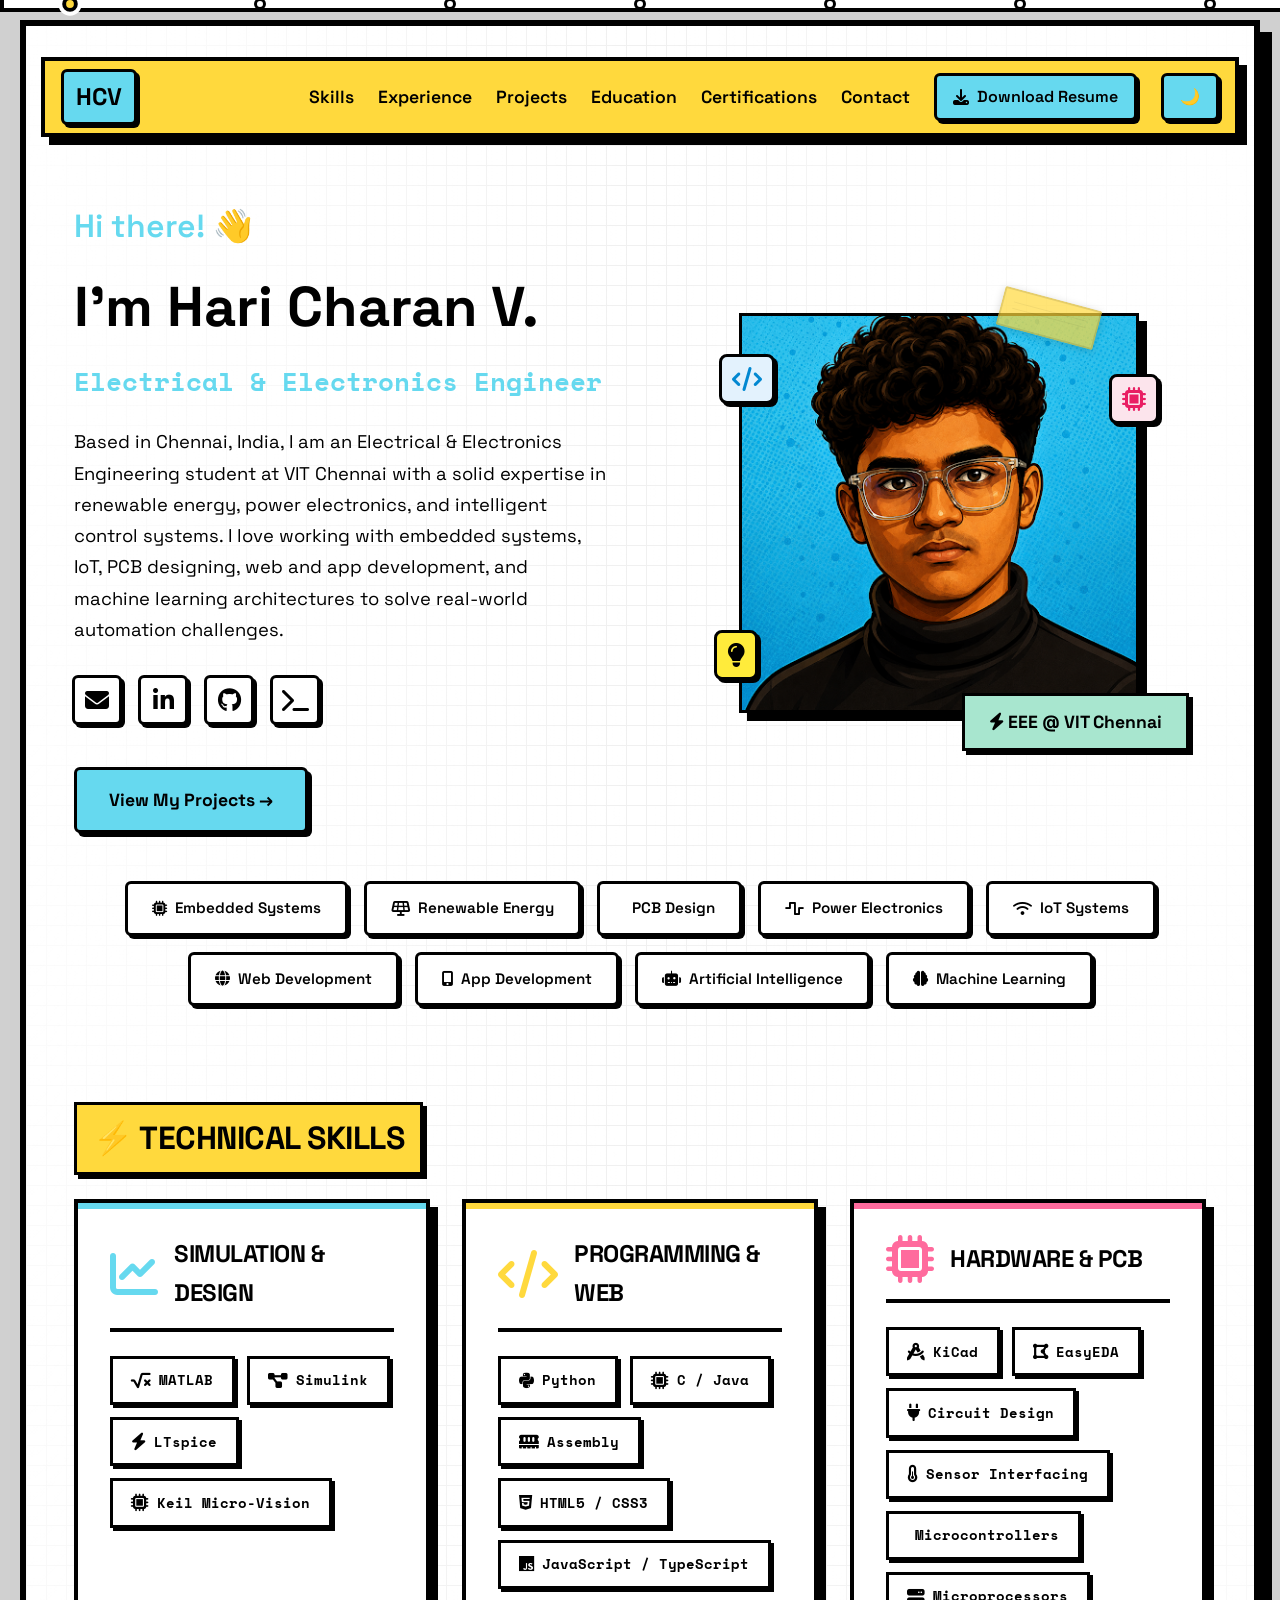
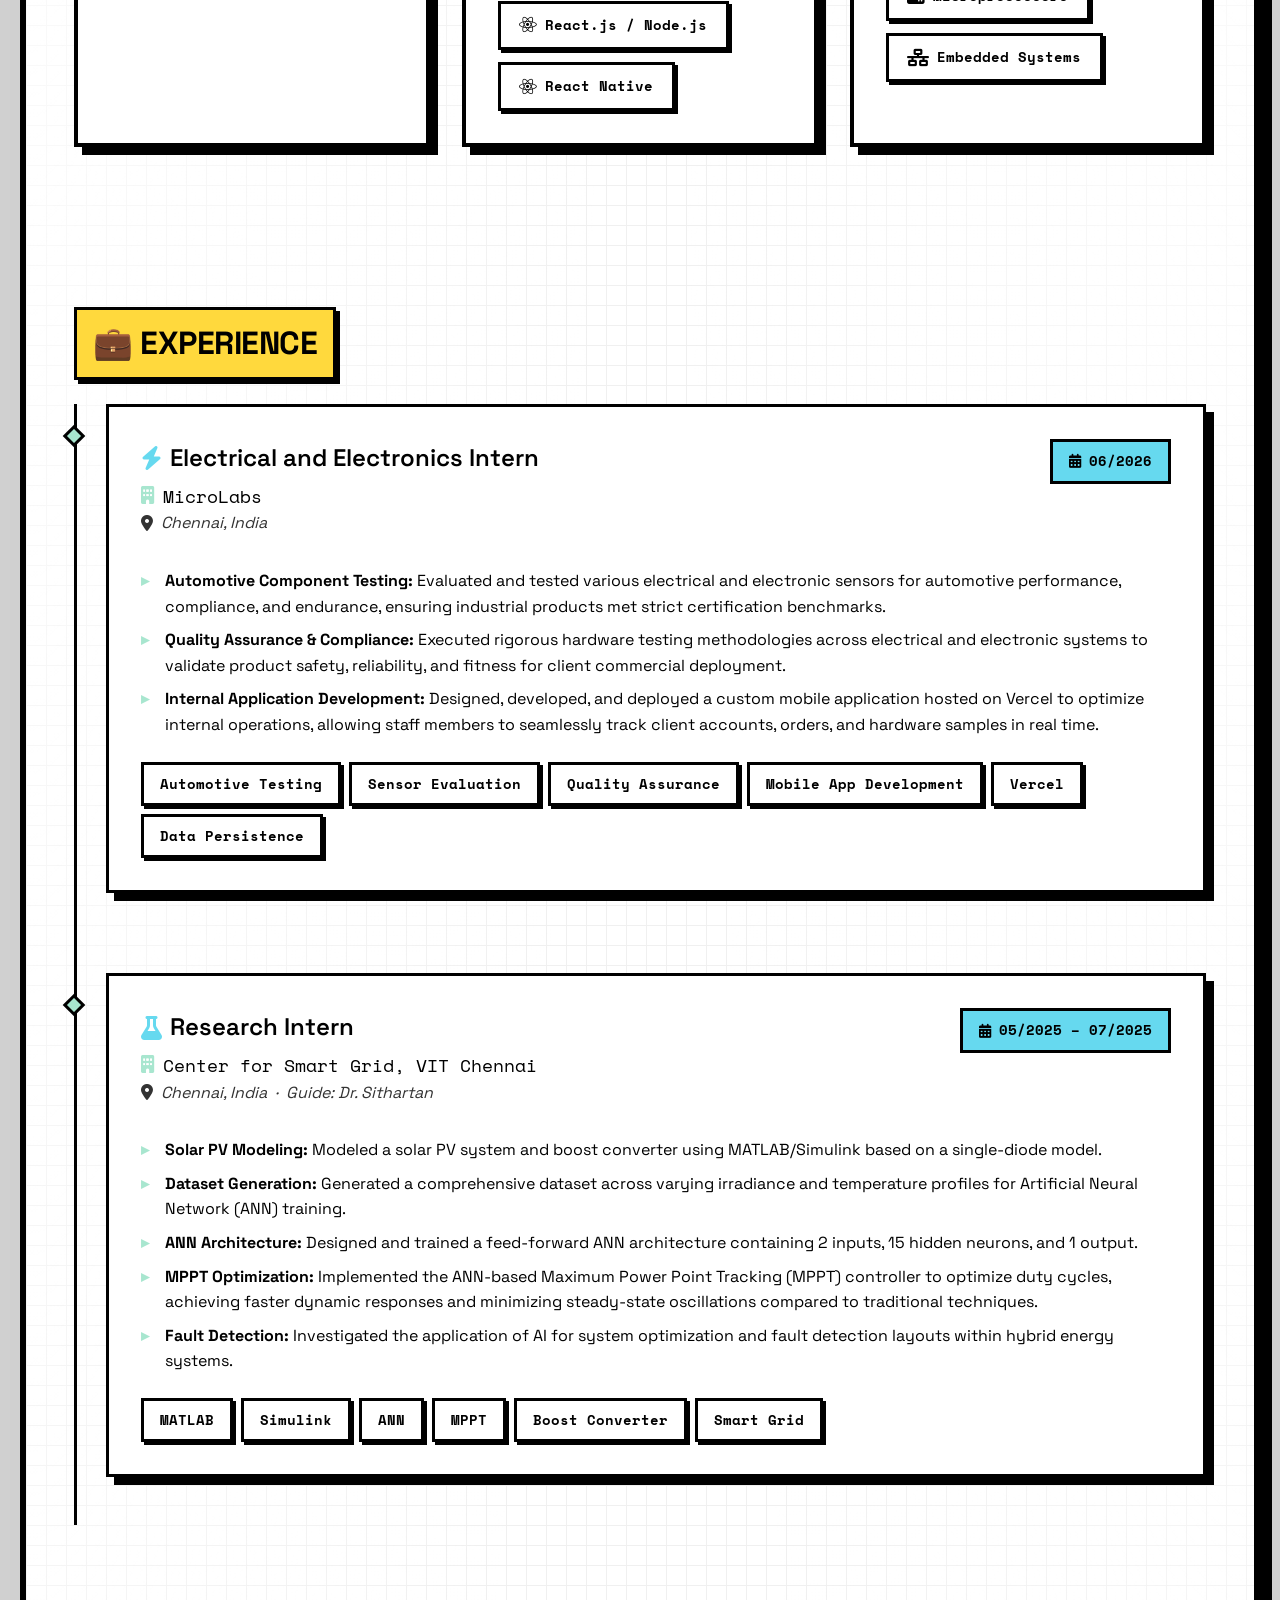
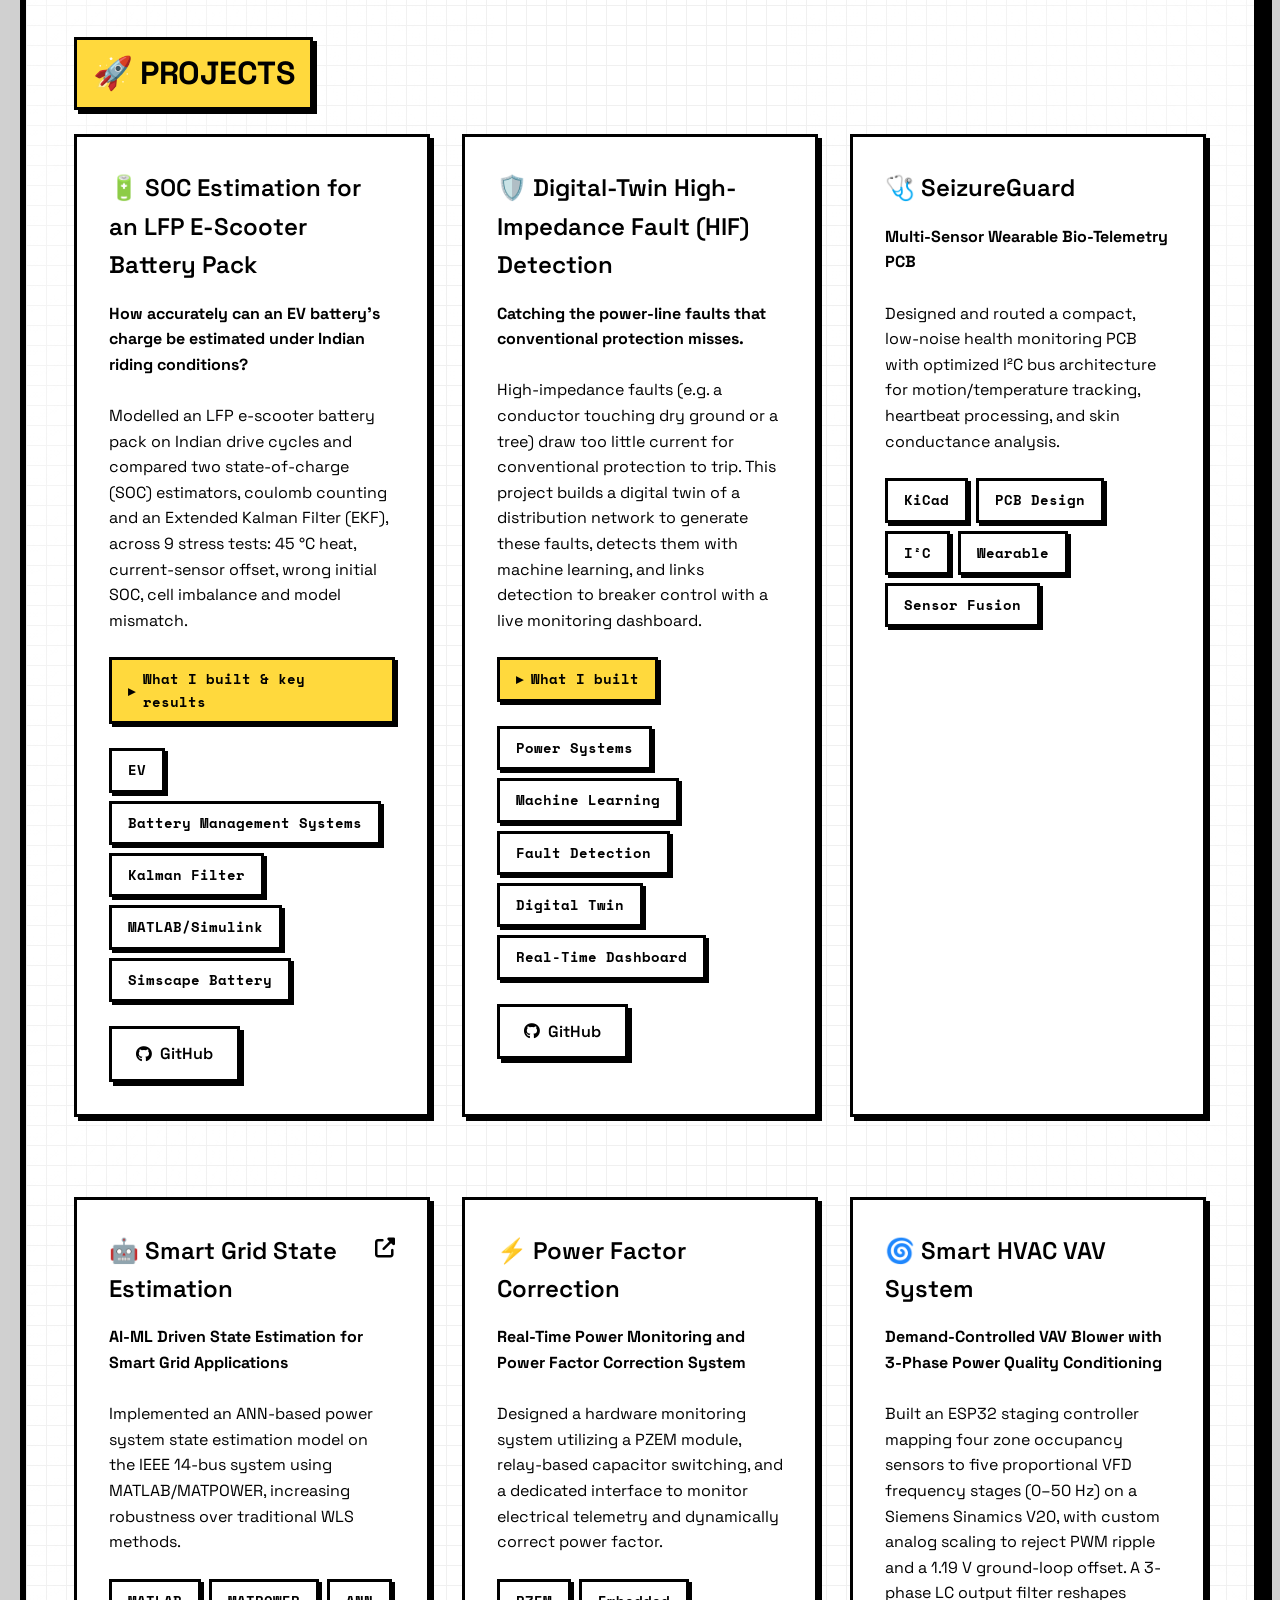
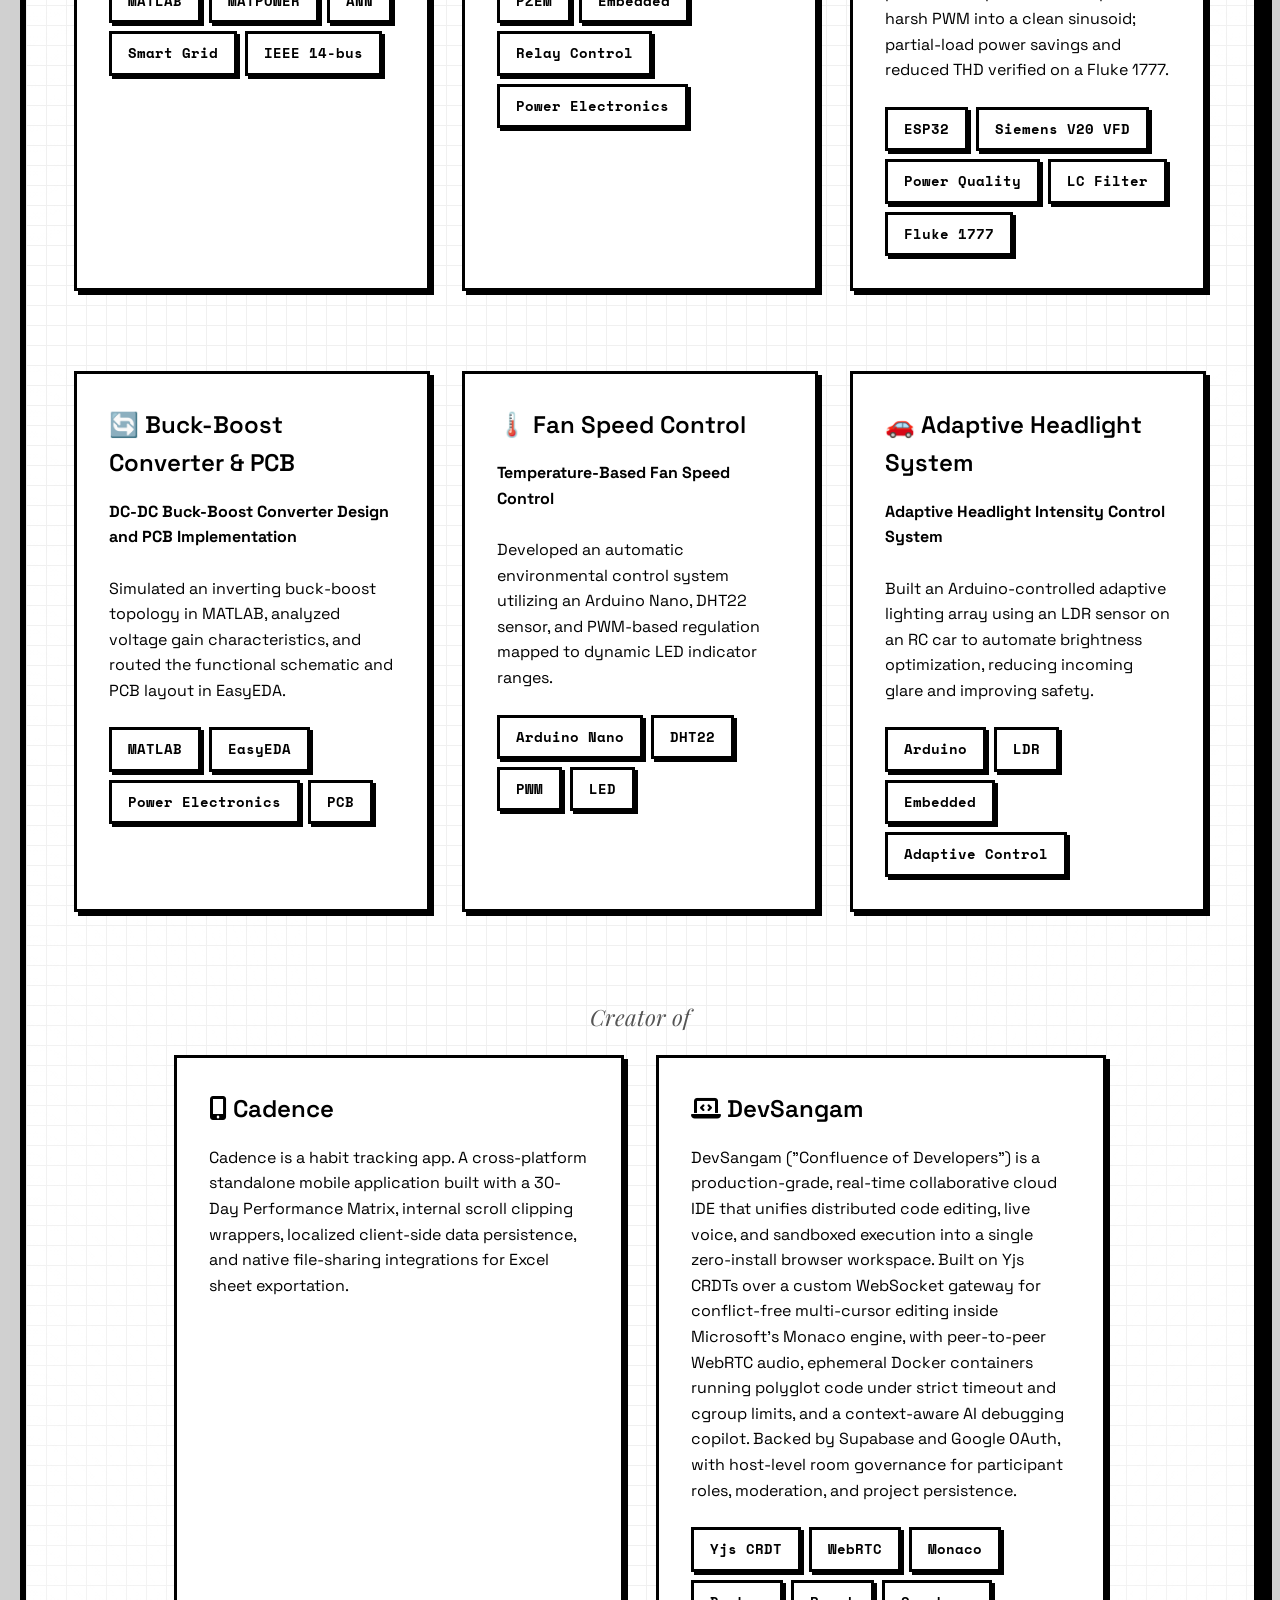
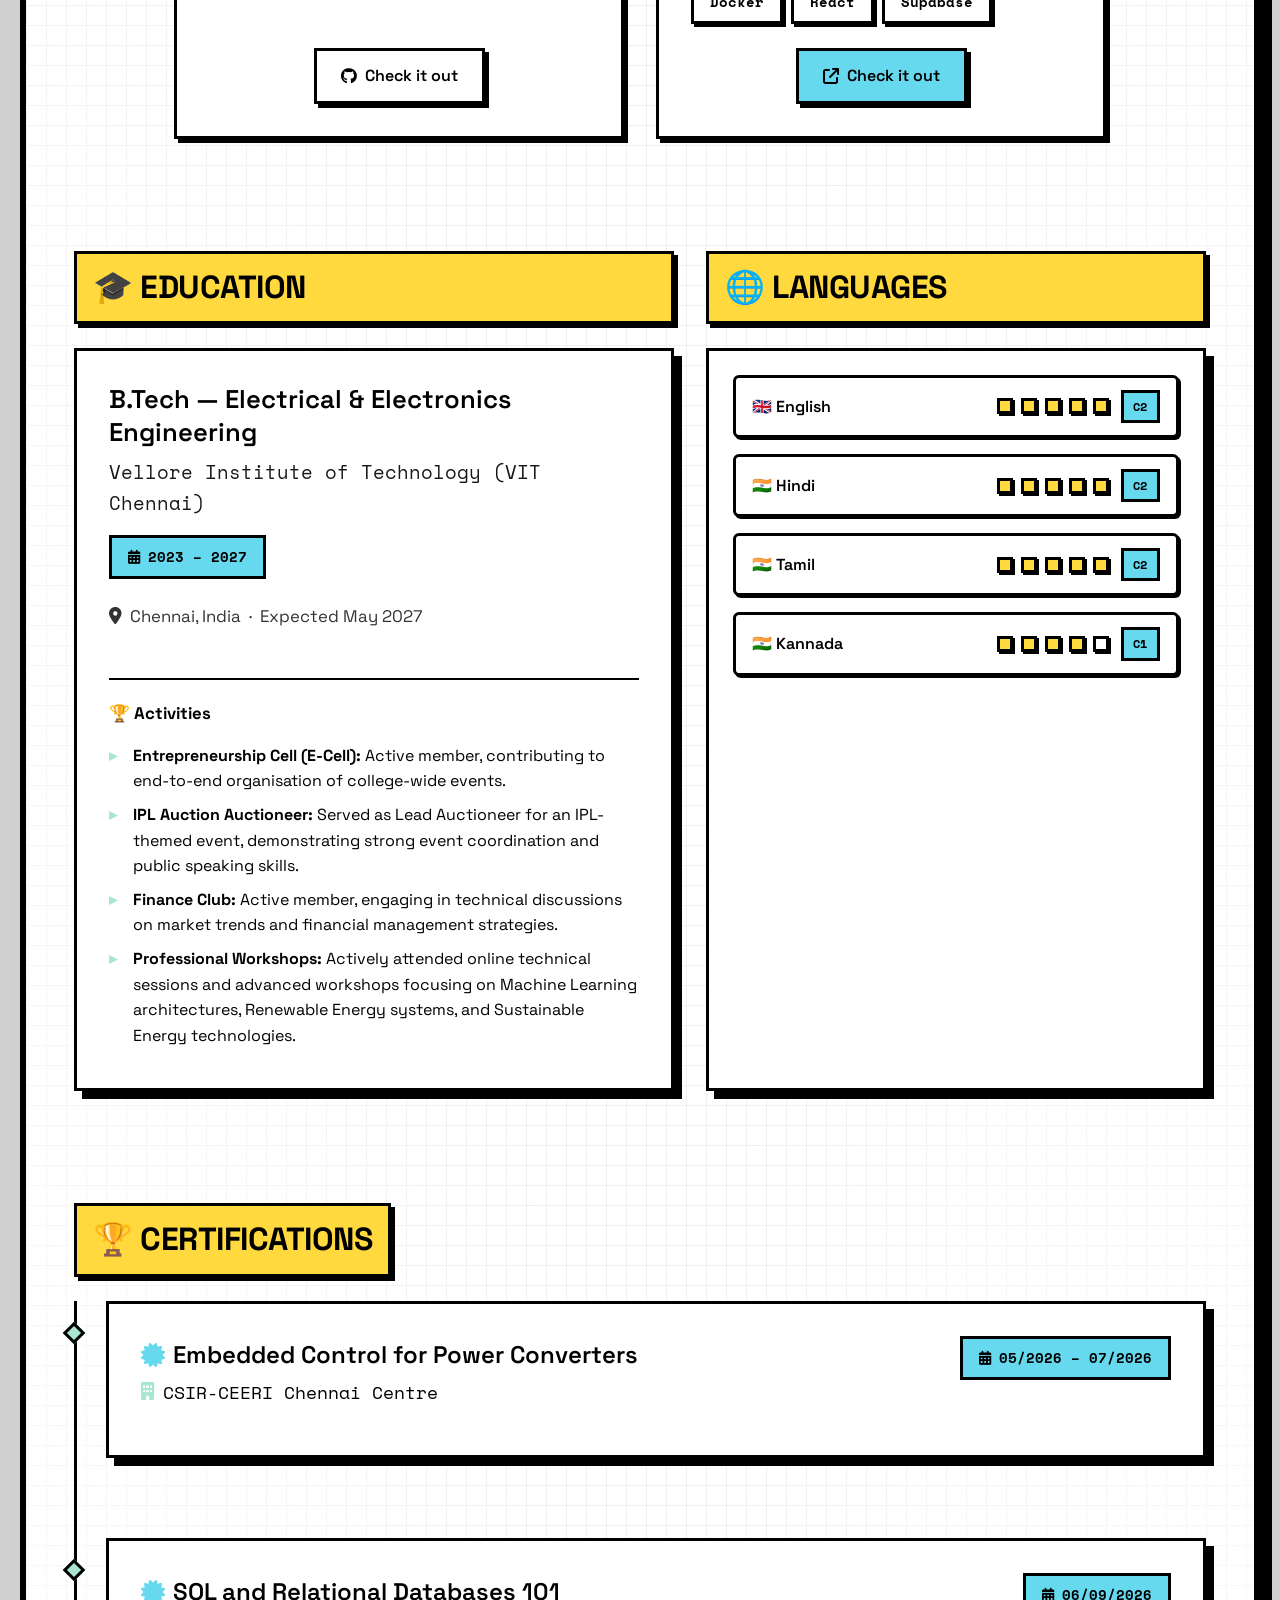
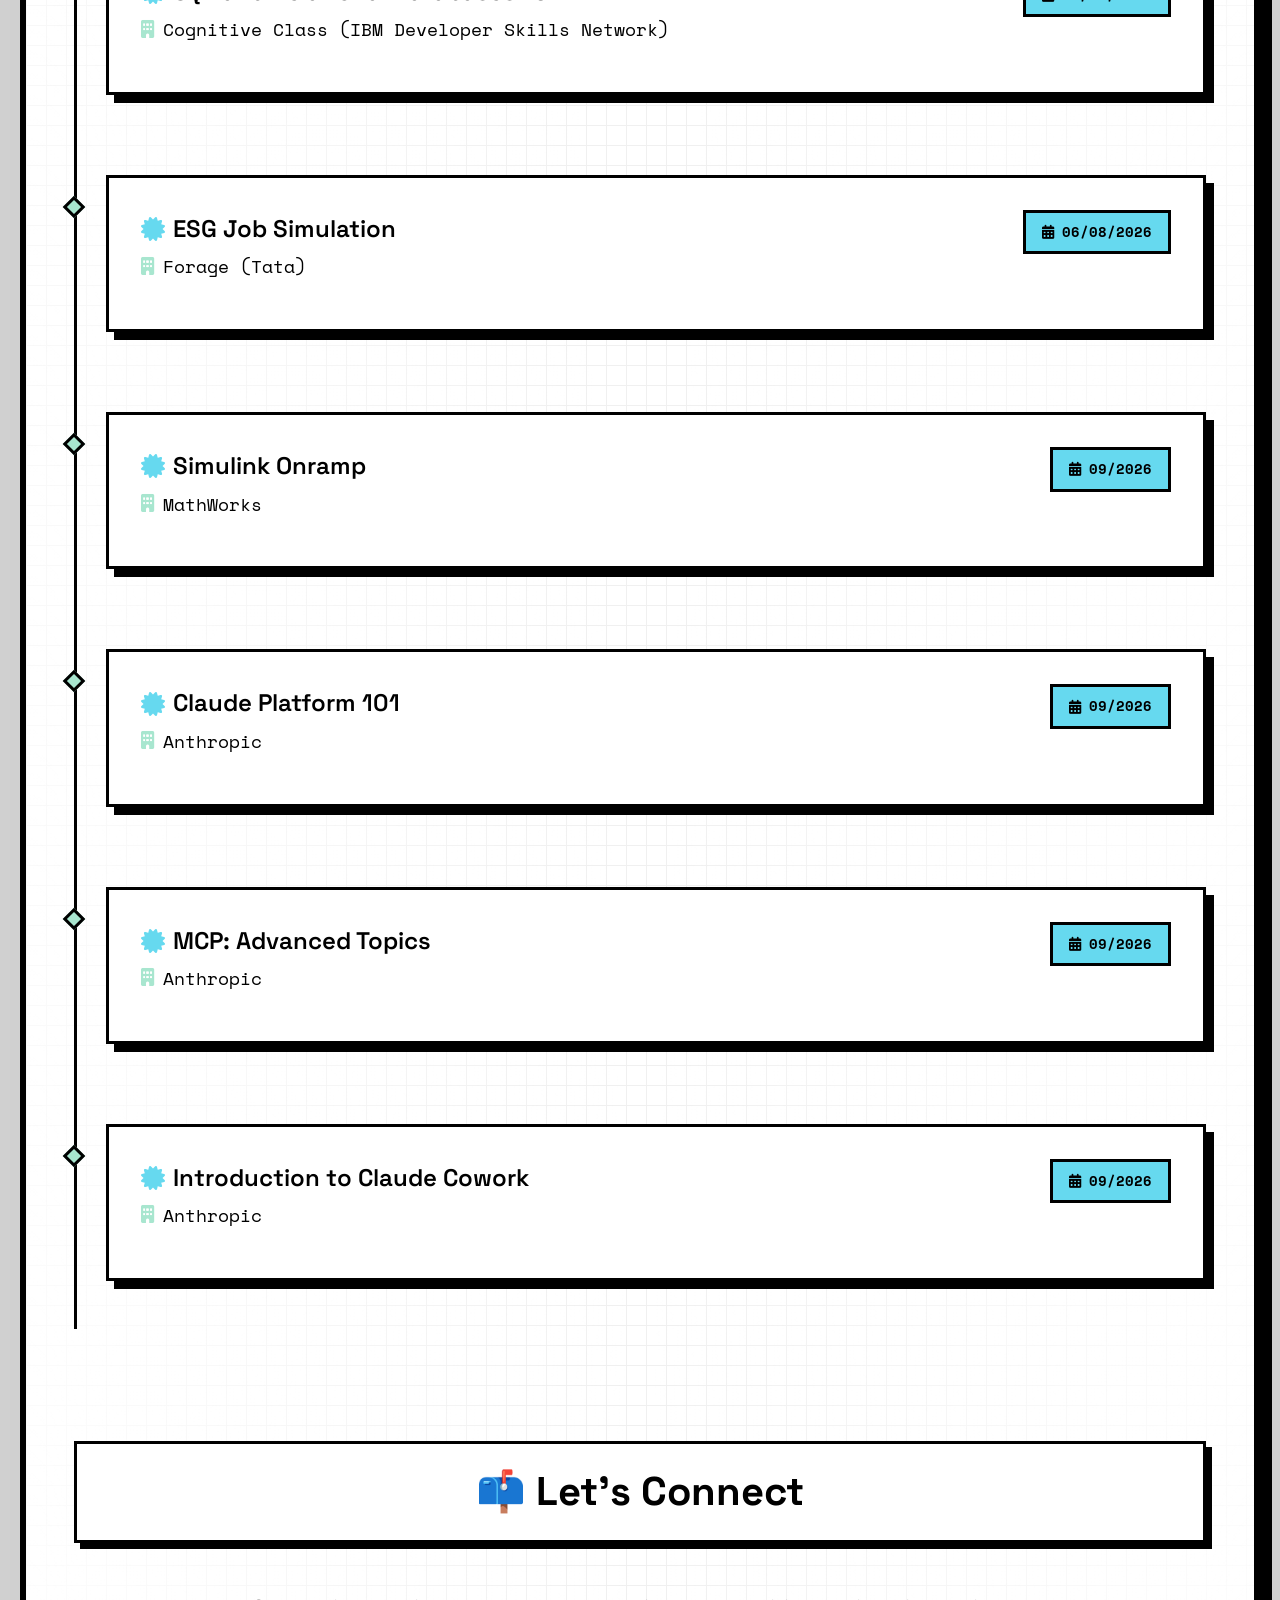
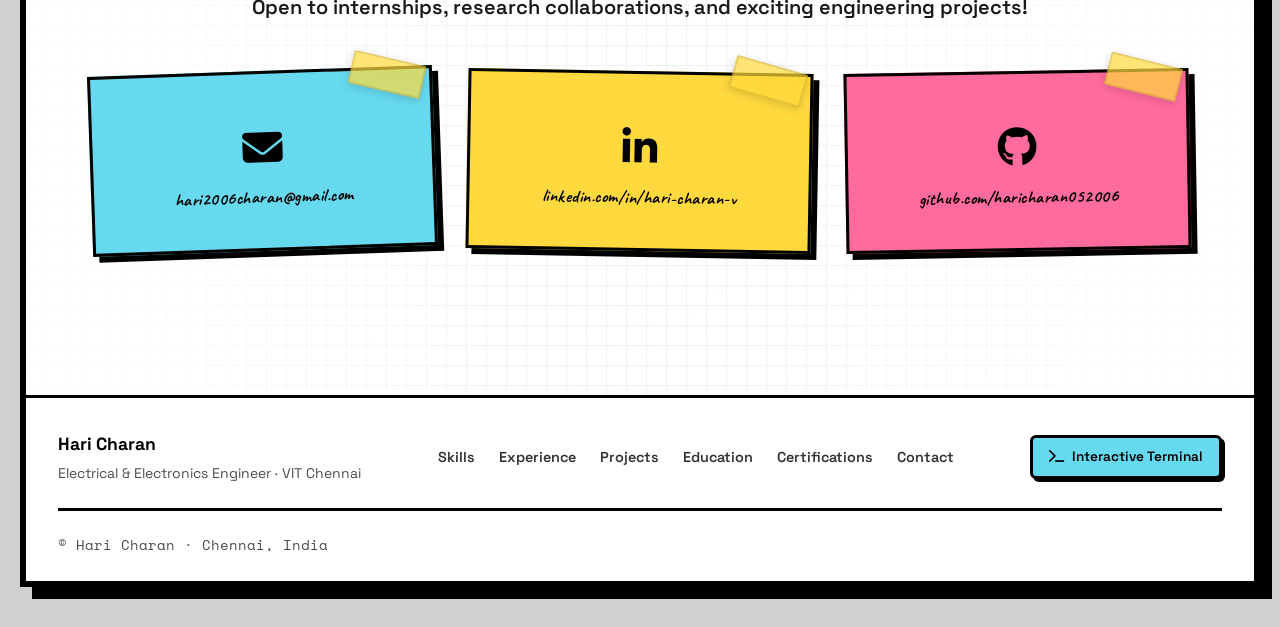
<file: index.html>
<!DOCTYPE html>
<html lang="en" data-theme="light">

<head>
  <meta charset="UTF-8" />
  <meta name="viewport" content="width=device-width, initial-scale=1.0" />
  <title>Hari Charan — Electrical &amp; Electronics Engineer</title>
  <meta name="description"
    content="Hari Charan — EEE student at VIT Chennai specialising in renewable energy, power electronics, intelligent control systems, and machine learning architectures." />

  <!-- Google Fonts -->
  <link rel="preconnect" href="https://fonts.googleapis.com">
  <link rel="preconnect" href="https://fonts.gstatic.com" crossorigin>
  <link
    href="https://fonts.googleapis.com/css2?family=Space+Grotesk:wght@400;500;600;700&family=Space+Mono:wght@400;700&family=Caveat:wght@600;700&family=Playfair+Display:ital,wght@0,400..900;1,400..900&display=swap"
    rel="stylesheet">

  <!-- FontAwesome Icons -->
  <link rel="stylesheet" href="https://cdnjs.cloudflare.com/ajax/libs/font-awesome/6.4.0/css/all.min.css" />

  <!-- Neo-Brutalism Stylesheets -->
  <link rel="stylesheet" href="neo-styles.css" />

  <!-- styles.css is terminal-page specific; include it but reset conflicting body rules for this page -->
  <style>
    /* ── Reset terminal-page body rules for the neo-brutalism index ── */
    body {
      background-color: #d0d0d0 !important;
      overflow-y: auto !important;
      overflow-x: hidden !important;
      display: block !important;
      justify-content: initial !important;
      align-items: initial !important;
      perspective: none !important;
      font-family: 'Space Grotesk', sans-serif !important;
      min-height: 100vh !important;
    }

    /* Also kill the terminal UI elements if accidentally referenced */
    .terminal {
      display: none !important;
    }
  </style>
</head>

<body>

  <!-- ═══════════════════════════════════════════
       PROGRESS BAR
  ═══════════════════════════════════════════ -->
  <div class="progress-bar-container" id="progress-bar-container">
    <div class="progress-bar-fill" id="progress-bar-fill"></div>
    <div class="progress-checkpoints">
      <div class="checkpoint active" data-section="hero">
        <div class="checkpoint-dot"></div>
      </div>
      <div class="checkpoint" data-section="skills">
        <div class="checkpoint-dot"></div>
      </div>
      <div class="checkpoint" data-section="experience">
        <div class="checkpoint-dot"></div>
      </div>
      <div class="checkpoint" data-section="projects">
        <div class="checkpoint-dot"></div>
      </div>
      <div class="checkpoint" data-section="education">
        <div class="checkpoint-dot"></div>
      </div>
      <div class="checkpoint" data-section="certifications">
        <div class="checkpoint-dot"></div>
      </div>
      <div class="checkpoint" data-section="contact">
        <div class="checkpoint-dot"></div>
      </div>
    </div>
  </div>

  <!-- ═══════════════════════════════════════════
       PAGE WRAPPER
  ═══════════════════════════════════════════ -->
  <div class="page-wrapper">

    <!-- ── NAVBAR ── -->
    <nav class="navbar" id="navbar">
      <div class="nav-content">
        <a href="#hero" class="nav-brand">HCV</a>
        <div class="nav-right">
          <a href="#skills" class="nav-link">Skills</a>
          <a href="#experience" class="nav-link">Experience</a>
          <a href="#projects" class="nav-link">Projects</a>
          <a href="#education" class="nav-link">Education</a>
          <a href="#certifications" class="nav-link">Certifications</a>
          <a href="#contact" class="nav-link">Contact</a>
          <a href="Hari_Charan_Resume.pdf" download="Hari_Charan_Resume.pdf" class="neo-btn resume-download-btn"><i
              class="fa-solid fa-download"></i> Download Resume</a>
          <button class="theme-toggle-nav" id="theme-toggle" aria-label="Toggle dark mode">🌙</button>
        </div>
      </div>
    </nav>

    <!-- ═══════════════════════════════════════════
         HERO SECTION
    ═══════════════════════════════════════════ -->
    <section class="hero" id="hero">
      <div class="hero-content">

        <!-- Left: Text -->
        <div class="hero-left">
          <p class="hero-greeting">Hi there! 👋</p>
          <h1 class="hero-name">I'm Hari Charan V.</h1>
          <h2
            style="font-size:1.6rem; font-weight:600; color:var(--cyan); margin:0; font-family:'Space Mono',monospace;">
            Electrical &amp; Electronics Engineer
          </h2>
          <p class="hero-description">
            Based in Chennai, India, I am an Electrical &amp; Electronics Engineering student at VIT Chennai with a
            solid
            expertise in renewable energy, power electronics, and intelligent control systems. I love working with
            embedded systems, IoT, PCB designing, web and app development, and machine learning architectures to
            solve real-world automation challenges.
          </p>

          <!-- Social Buttons -->
          <div class="hero-social">
            <a href="mailto:hari2006charan@gmail.com" class="social-btn neo-social-btn" title="Email">
              <i class="fas fa-envelope"></i>
            </a>
            <a href="https://www.linkedin.com/in/hari-charan-v-a97b9228a" target="_blank"
              class="social-btn neo-social-btn" title="LinkedIn">
              <i class="fab fa-linkedin-in"></i>
            </a>
            <a href="https://github.com/haricharan052006" target="_blank" class="social-btn neo-social-btn"
              title="GitHub">
              <i class="fa-brands fa-github"></i>
            </a>
            <a href="terminal.html" class="social-btn neo-social-btn" title="Interactive Terminal Resume">
              <i class="fas fa-terminal"></i>
            </a>
          </div>

          <!-- CTA -->
          <div class="hero-cta-container">
            <a href="#projects" class="btn-cta">View My Projects →</a>
          </div>
        </div>

        <!-- Right: Profile Photo Frame -->
        <div class="hero-right">
          <div class="hero-image-wrapper">
            <!-- Tape sticker decoration -->
            <div class="tape-sticker"></div>
            <!-- Profile image — swap src="" for your actual photo -->
            <div class="avatar-container">
              <img src="my-avatar.png" class="neo-avatar-frame" alt="Hari Charan Avatar">
              <div class="floating-badge badge-code"><i class="fa-solid fa-code"></i></div>
              <div class="floating-badge badge-hardware"><i class="fa-solid fa-microchip"></i></div>
              <div class="floating-badge badge-bulb"><i class="fa-solid fa-lightbulb"></i></div>
            </div>
            <!-- Label badge -->
            <div class="deco-label">
              <i class="fas fa-bolt"></i> EEE @ VIT Chennai
            </div>
          </div>
        </div>

      </div>

      <!-- Tech Badges Row -->
      <div class="tech-badges">
        <div class="tech-badge"><i class="fas fa-microchip"></i> Embedded Systems</div>
        <div class="tech-badge"><i class="fas fa-solar-panel"></i> Renewable Energy</div>
        <div class="tech-badge"><i class="fas fa-circuit-board"></i> PCB Design</div>
        <div class="tech-badge"><i class="fas fa-wave-square"></i> Power Electronics</div>
        <div class="tech-badge"><i class="fas fa-wifi"></i> IoT Systems</div>
        <div class="tech-badge"><i class="fas fa-globe"></i> Web Development</div>
        <div class="tech-badge"><i class="fas fa-mobile-alt"></i> App Development</div>
        <div class="tech-badge"><i class="fas fa-robot"></i> Artificial Intelligence</div>
        <div class="tech-badge"><i class="fas fa-brain"></i> Machine Learning</div>
      </div>
    </section>

    <!-- ═══════════════════════════════════════════
         SKILLS SECTION
    ═══════════════════════════════════════════ -->
    <div class="container" id="skills">
      <div class="section">
        <h2 class="section-title">⚡ Technical Skills</h2>

        <div class="skills-grid-modern">

          <!-- Skill Box 1: Simulation & Design -->
          <div class="skill-box section fade-in">
            <div class="skill-box-header">
              <i class="fas fa-chart-line skill-icon-large"></i>
              <h3 class="skill-box-title">Simulation &amp; Design</h3>
            </div>
            <div class="tech-tags">
              <span class="tag"><i class="fas fa-square-root-alt"></i> MATLAB</span>
              <span class="tag"><i class="fas fa-project-diagram"></i> Simulink</span>
              <span class="tag"><i class="fas fa-bolt"></i> LTspice</span>
              <span class="tag"><i class="fas fa-microchip"></i> Keil Micro-Vision</span>
            </div>
          </div>

          <!-- Skill Box 2: Programming & Web -->
          <div class="skill-box section fade-in">
            <div class="skill-box-header">
              <i class="fas fa-code skill-icon-large"></i>
              <h3 class="skill-box-title">Programming &amp; Web</h3>
            </div>
            <div class="tech-tags">
              <span class="tag"><i class="fab fa-python"></i> Python</span>
              <span class="tag"><i class="fas fa-microchip"></i> C / Java</span>
              <span class="tag"><i class="fas fa-memory"></i> Assembly</span>
              <span class="tag"><i class="fab fa-html5"></i> HTML5 / CSS3</span>
              <span class="tag"><i class="fab fa-js"></i> JavaScript / TypeScript</span>
              <span class="tag"><i class="fab fa-react"></i> React.js / Node.js</span>
              <span class="tag"><i class="fab fa-react"></i> React Native</span>
            </div>
          </div>

          <!-- Skill Box 3: Hardware & PCB -->
          <div class="skill-box section fade-in">
            <div class="skill-box-header">
              <i class="fas fa-microchip skill-icon-large"></i>
              <h3 class="skill-box-title">Hardware &amp; PCB</h3>
            </div>
            <div class="tech-tags">
              <span class="tag"><i class="fas fa-drafting-compass"></i> KiCad</span>
              <span class="tag"><i class="fas fa-draw-polygon"></i> EasyEDA</span>
              <span class="tag"><i class="fas fa-plug"></i> Circuit Design</span>
              <span class="tag"><i class="fas fa-thermometer-half"></i> Sensor Interfacing</span>
              <span class="tag"><i class="fas fa-cpu"></i> Microcontrollers</span>
              <span class="tag"><i class="fas fa-server"></i> Microprocessors</span>
              <span class="tag"><i class="fas fa-network-wired"></i> Embedded Systems</span>
            </div>
          </div>

        </div>
      </div>
    </div>

    <!-- ═══════════════════════════════════════════
         EXPERIENCE SECTION
    ═══════════════════════════════════════════ -->
    <div class="container" id="experience">
      <div class="section">
        <h2 class="section-title">💼 Experience</h2>

        <div class="timeline">

          <!-- Electrical and Electronics Internship -->
          <div class="timeline-item section fade-in">
            <div class="timeline-marker"></div>
            <div class="card timeline-content">
              <div class="job-header">
                <div>
                  <div class="job-title">
                    <i class="fas fa-bolt"></i>
                    Electrical and Electronics Intern
                  </div>
                  <div class="company">
                    <i class="fas fa-building"></i>
                    MicroLabs
                  </div>
                  <div class="job-desc">
                    <i class="fas fa-map-marker-alt"></i>
                    Chennai, India
                  </div>
                </div>
                <div>
                  <span class="badge">
                    <i class="fas fa-calendar-alt"></i>
                    06/2026
                  </span>
                </div>
              </div>

              <ul class="job-list">
                <li>
                  <strong>Automotive Component Testing:</strong> Evaluated and tested various electrical and
                  electronic sensors for automotive performance, compliance, and endurance, ensuring industrial
                  products met strict certification benchmarks.
                </li>
                <li>
                  <strong>Quality Assurance &amp; Compliance:</strong> Executed rigorous hardware testing methodologies
                  across electrical and electronic systems to validate product safety, reliability, and fitness for
                  client commercial deployment.
                </li>
                <li>
                  <strong>Internal Application Development:</strong> Designed, developed, and deployed a custom
                  mobile application hosted on Vercel to optimize internal operations, allowing staff members to
                  seamlessly track client accounts, orders, and hardware samples in real time.
                </li>
              </ul>

              <div class="tech-tags" style="margin-top:1.5rem;">
                <span class="tag">Automotive Testing</span>
                <span class="tag">Sensor Evaluation</span>
                <span class="tag">Quality Assurance</span>
                <span class="tag">Mobile App Development</span>
                <span class="tag">Vercel</span>
                <span class="tag">Data Persistence</span>
              </div>
            </div>
          </div>

          <!-- Research Internship -->
          <div class="timeline-item section fade-in">
            <div class="timeline-marker"></div>
            <div class="card timeline-content">
              <div class="job-header">
                <div>
                  <div class="job-title">
                    <i class="fas fa-flask"></i>
                    Research Intern
                  </div>
                  <div class="company">
                    <i class="fas fa-building"></i>
                    Center for Smart Grid, VIT Chennai
                  </div>
                  <div class="job-desc">
                    <i class="fas fa-map-marker-alt"></i>
                    Chennai, India &nbsp;·&nbsp; Guide: Dr. Sithartan
                  </div>
                </div>
                <div>
                  <span class="badge">
                    <i class="fas fa-calendar-alt"></i>
                    05/2025 – 07/2025
                  </span>
                </div>
              </div>

              <ul class="job-list">
                <li>
                  <strong>Solar PV Modeling:</strong> Modeled a solar PV system and boost converter using
                  MATLAB/Simulink based on a single-diode model.
                </li>
                <li>
                  <strong>Dataset Generation:</strong> Generated a comprehensive dataset across varying irradiance
                  and temperature profiles for Artificial Neural Network (ANN) training.
                </li>
                <li>
                  <strong>ANN Architecture:</strong> Designed and trained a feed-forward ANN architecture
                  containing 2 inputs, 15 hidden neurons, and 1 output.
                </li>
                <li>
                  <strong>MPPT Optimization:</strong> Implemented the ANN-based Maximum Power Point Tracking (MPPT)
                  controller to optimize duty cycles, achieving faster dynamic responses and minimizing
                  steady-state oscillations compared to traditional techniques.
                </li>
                <li>
                  <strong>Fault Detection:</strong> Investigated the application of AI for system optimization and
                  fault detection layouts within hybrid energy systems.
                </li>
              </ul>

              <div class="tech-tags" style="margin-top:1.5rem;">
                <span class="tag">MATLAB</span>
                <span class="tag">Simulink</span>
                <span class="tag">ANN</span>
                <span class="tag">MPPT</span>
                <span class="tag">Boost Converter</span>
                <span class="tag">Smart Grid</span>
              </div>
            </div>
          </div>

        </div>
      </div>
    </div>

    <!-- ═══════════════════════════════════════════
         PROJECTS SECTION
    ═══════════════════════════════════════════ -->
    <div class="container" id="projects">
      <div class="section">
        <h2 class="section-title">🚀 Projects</h2>

        <div class="projects-grid">

          <!-- Project: SOC Estimation for an LFP E-Scooter Battery Pack -->
          <div class="project-card section fade-in">
            <div class="project-header">
              <h3 class="project-title">🔋 SOC Estimation for an LFP E-Scooter Battery Pack</h3>
            </div>
            <p class="project-desc">
              <strong>How accurately can an EV battery's charge be estimated under Indian riding conditions?</strong><br><br>
              Modelled an LFP e-scooter battery pack on Indian drive cycles and compared two state-of-charge (SOC)
              estimators, coulomb counting and an Extended Kalman Filter (EKF), across 9 stress tests: 45&nbsp;°C
              heat, current-sensor offset, wrong initial SOC, cell imbalance and model mismatch.
            </p>

            <!-- Image slot: uncomment and point at a diagram/screenshot from the repo.
                 The frame stays hidden while it only contains this comment. -->
            <figure class="project-media"><!-- <img src="assets/projects/soc-estimation.png" alt="SOC estimation: LFP pack model and EKF vs coulomb counting results" loading="lazy"> --></figure>

            <details class="project-more">
              <summary>What I built &amp; key results</summary>
              <div class="project-more-grid">
                <div>
                  <h4 class="project-more-title">What I built</h4>
                  <ul class="job-list">
                    <li><strong>LFP cell model:</strong> 6&nbsp;Ah 32700 cell, 2RC equivalent circuit + hysteresis, SOC- and
                      temperature-dependent parameters; Simulink cell block verified against a MATLAB reference (0&nbsp;V error).</li>
                    <li><strong>Vehicle model:</strong> E-scooter model on Indian IDC/MIDC drive cycles, validated within 7%
                      of the Ather Rizta's IDC efficiency.</li>
                    <li><strong>Battery pack:</strong> 16S8P, 51.2&nbsp;V, 2.46&nbsp;kWh pack in Simscape Battery with a thermal
                      model, cell-to-cell variation and passive balancing.</li>
                    <li><strong>Estimators:</strong> Coulomb counting and EKF running on all 16 series groups, with a realistic
                      BMS sensor model (noise, offset, quantisation).</li>
                  </ul>
                </div>
                <div>
                  <h4 class="project-more-title">Key results</h4>
                  <ul class="job-list">
                    <li>EKF kept SOC error (RMSE) ≤&nbsp;1.5% under heat, sensor offset and cell imbalance; coulomb counting
                      reached up to 3.1% (6.1% max).</li>
                    <li>LFP's flat voltage curve limits correction: the same 30% SOC error is fixed in under 1&nbsp;s at full
                      charge but takes 34&nbsp;min at 65% SOC.</li>
                    <li>Modelling hysteresis mattered: without it, the EKF did worse in 8 of 9 tests.</li>
                    <li>Voltage-based passive balancing stalls on the LFP plateau (4.6% → 2.2% spread, then stops).</li>
                  </ul>
                </div>
              </div>
              <p class="project-stack"><strong>Tech stack:</strong> MATLAB, Simulink, Simscape, Simscape Battery,
                Powertrain Blockset, MATLAB Coder, Git</p>
            </details>

            <div class="tech-tags">
              <span class="tag">EV</span>
              <span class="tag">Battery Management Systems</span>
              <span class="tag">Kalman Filter</span>
              <span class="tag">MATLAB/Simulink</span>
              <span class="tag">Simscape Battery</span>
            </div>
            <div class="project-actions">
              <a href="https://github.com/haricharan052006/SOC" target="_blank" rel="noopener" class="btn btn-secondary">
                <i class="fa-brands fa-github"></i> GitHub
              </a>
            </div>
          </div>

          <!-- Project: Digital-Twin High-Impedance Fault (HIF) Detection -->
          <div class="project-card section fade-in">
            <div class="project-header">
              <h3 class="project-title">🛡️ Digital-Twin High-Impedance Fault (HIF) Detection</h3>
            </div>
            <p class="project-desc">
              <strong>Catching the power-line faults that conventional protection misses.</strong><br><br>
              High-impedance faults (e.g. a conductor touching dry ground or a tree) draw too little current for
              conventional protection to trip. This project builds a digital twin of a distribution network to
              generate these faults, detects them with machine learning, and links detection to breaker control
              with a live monitoring dashboard.
            </p>

            <!-- Image slot: uncomment and point at a diagram/screenshot from the repo.
                 The frame stays hidden while it only contains this comment. -->
            <figure class="project-media"><!-- <img src="assets/projects/digital-twin-hif.png" alt="Digital-twin HIF detection: IEEE 13-bus network, ML detector and telemetry dashboard" loading="lazy"> --></figure>

            <details class="project-more">
              <summary>What I built</summary>
              <ul class="job-list">
                <li><strong>Network model:</strong> IEEE 13-bus distribution network model with an Emanuel arc model to
                  simulate realistic high-impedance faults.</li>
                <li><strong>Feature extraction:</strong> Discrete Wavelet Transform (DWT) features from current waveforms.</li>
                <li><strong>Classifier study:</strong> Comparative study of SVM, Random Forest and CNN classifiers to select
                  the best detector.</li>
                <li><strong>Protection:</strong> Detection linked to breaker control.</li>
                <li><strong>Dashboard:</strong> Real-Time Web Telemetry Dashboard streaming system status over WebSockets.</li>
              </ul>
              <p class="project-stack"><strong>Tech:</strong> IEEE 13-bus model, Emanuel arc model, DWT, SVM,
                Random Forest, CNN, WebSockets</p>
            </details>

            <div class="tech-tags">
              <span class="tag">Power Systems</span>
              <span class="tag">Machine Learning</span>
              <span class="tag">Fault Detection</span>
              <span class="tag">Digital Twin</span>
              <span class="tag">Real-Time Dashboard</span>
            </div>
            <div class="project-actions">
              <a href="https://github.com/haricharan052006/digital-twin-hif" target="_blank" rel="noopener" class="btn btn-secondary">
                <i class="fa-brands fa-github"></i> GitHub
              </a>
            </div>
          </div>

          <!-- Project 1: SeizureGuard -->
          <div class="project-card section fade-in">
            <div class="project-header">
              <h3 class="project-title">🩺 SeizureGuard</h3>
            </div>
            <p class="project-desc">
              <strong>Multi-Sensor Wearable Bio-Telemetry PCB</strong><br><br>
              Designed and routed a compact, low-noise health monitoring PCB with optimized I²C bus architecture for
              motion/temperature tracking, heartbeat processing, and skin conductance analysis.
            </p>
            <div class="tech-tags">
              <span class="tag">KiCad</span>
              <span class="tag">PCB Design</span>
              <span class="tag">I²C</span>
              <span class="tag">Wearable</span>
              <span class="tag">Sensor Fusion</span>
            </div>
          </div>

          <!-- Project 2: Smart Grid State Estimation -->
          <div class="project-card section fade-in">
            <div class="project-header">
              <h3 class="project-title">🤖 Smart Grid State Estimation</h3>
              <div class="project-links">
                <a href="#" class="icon-link" title="Live Demo">
                  <i class="fas fa-external-link-alt"></i>
                </a>
              </div>
            </div>
            <p class="project-desc">
              <strong>AI-ML Driven State Estimation for Smart Grid Applications</strong><br><br>
              Implemented an ANN-based power system state estimation model on the IEEE 14-bus system using
              MATLAB/MATPOWER, increasing robustness over traditional WLS methods.
            </p>
            <div class="tech-tags">
              <span class="tag">MATLAB</span>
              <span class="tag">MATPOWER</span>
              <span class="tag">ANN</span>
              <span class="tag">Smart Grid</span>
              <span class="tag">IEEE 14-bus</span>
            </div>
          </div>

          <!-- Project 3: Power Factor Correction -->
          <div class="project-card section fade-in">
            <div class="project-header">
              <h3 class="project-title">⚡ Power Factor Correction</h3>
            </div>
            <p class="project-desc">
              <strong>Real-Time Power Monitoring and Power Factor Correction System</strong><br><br>
              Designed a hardware monitoring system utilizing a PZEM module, relay-based capacitor switching, and a
              dedicated interface to monitor electrical telemetry and dynamically correct power factor.
            </p>
            <div class="tech-tags">
              <span class="tag">PZEM</span>
              <span class="tag">Embedded</span>
              <span class="tag">Relay Control</span>
              <span class="tag">Power Electronics</span>
            </div>
          </div>

          <!-- Project 4: Smart HVAC VAV System -->
          <div class="project-card section fade-in">
            <div class="project-header">
              <h3 class="project-title">🌀 Smart HVAC VAV System</h3>
            </div>
            <p class="project-desc">
              <strong>Demand-Controlled VAV Blower with 3-Phase Power Quality Conditioning</strong><br><br>
              Built an ESP32 staging controller mapping four zone occupancy sensors to five proportional VFD
              frequency stages (0–50 Hz) on a Siemens Sinamics V20, with custom analog scaling to reject PWM
              ripple and a 1.19 V ground-loop offset. A 3-phase LC output filter reshapes harsh PWM into a clean
              sinusoid; partial-load power savings and reduced THD verified on a Fluke 1777.
            </p>
            <div class="tech-tags">
              <span class="tag">ESP32</span>
              <span class="tag">Siemens V20 VFD</span>
              <span class="tag">Power Quality</span>
              <span class="tag">LC Filter</span>
              <span class="tag">Fluke 1777</span>
            </div>
          </div>

          <!-- Project 5: Buck-Boost Converter -->
          <div class="project-card section fade-in">
            <div class="project-header">
              <h3 class="project-title">🔄 Buck-Boost Converter &amp; PCB</h3>
            </div>
            <p class="project-desc">
              <strong>DC-DC Buck-Boost Converter Design and PCB Implementation</strong><br><br>
              Simulated an inverting buck-boost topology in MATLAB, analyzed voltage gain characteristics, and
              routed the functional schematic and PCB layout in EasyEDA.
            </p>
            <div class="tech-tags">
              <span class="tag">MATLAB</span>
              <span class="tag">EasyEDA</span>
              <span class="tag">Power Electronics</span>
              <span class="tag">PCB</span>
            </div>
          </div>

          <!-- Project 6: Fan Speed Control -->
          <div class="project-card section fade-in">
            <div class="project-header">
              <h3 class="project-title">🌡️ Fan Speed Control</h3>
            </div>
            <p class="project-desc">
              <strong>Temperature-Based Fan Speed Control</strong><br><br>
              Developed an automatic environmental control system utilizing an Arduino Nano, DHT22 sensor, and
              PWM-based regulation mapped to dynamic LED indicator ranges.
            </p>
            <div class="tech-tags">
              <span class="tag">Arduino Nano</span>
              <span class="tag">DHT22</span>
              <span class="tag">PWM</span>
              <span class="tag">LED</span>
            </div>
          </div>

          <!-- Project 7: Adaptive Headlights -->
          <div class="project-card section fade-in">
            <div class="project-header">
              <h3 class="project-title">🚗 Adaptive Headlight System</h3>
            </div>
            <p class="project-desc">
              <strong>Adaptive Headlight Intensity Control System</strong><br><br>
              Built an Arduino-controlled adaptive lighting array using an LDR sensor on an RC car to automate
              brightness optimization, reducing incoming glare and improving safety.
            </p>
            <div class="tech-tags">
              <span class="tag">Arduino</span>
              <span class="tag">LDR</span>
              <span class="tag">Embedded</span>
              <span class="tag">Adaptive Control</span>
            </div>
          </div>

        </div>

        <div class="creator-section section fade-in" style="text-align: center; margin: 40px 0;">
          <p class="creator-of-label">Creator of</p>

          <div class="creator-cards-row">

            <div class="project-card creator-project-card">
              <div class="project-header">
                <h3 class="project-title">
                  <i class="fa-solid fa-mobile-screen-button"></i> Cadence
                </h3>
              </div>
              <p class="project-desc">
                Cadence is a habit tracking app. A cross-platform standalone mobile application built with a 30-Day
                Performance Matrix, internal scroll clipping wrappers, localized client-side data persistence, and
                native file-sharing integrations for Excel sheet exportation.
              </p>
              <div style="text-align: center;">
                <a href="https://github.com/haricharan052006/Cadence" target="_blank" class="btn btn-secondary">
                  <i class="fa-brands fa-github"></i> Check it out
                </a>
              </div>
            </div>

            <div class="project-card creator-project-card">
              <div class="project-header">
                <h3 class="project-title">
                  <i class="fa-solid fa-laptop-code"></i> DevSangam
                </h3>
              </div>
              <p class="project-desc">
                DevSangam ("Confluence of Developers") is a production-grade, real-time collaborative cloud IDE that
                unifies distributed code editing, live voice, and sandboxed execution into a single zero-install
                browser workspace. Built on Yjs CRDTs over a custom WebSocket gateway for conflict-free multi-cursor
                editing inside Microsoft's Monaco engine, with peer-to-peer WebRTC audio, ephemeral Docker containers
                running polyglot code under strict timeout and cgroup limits, and a context-aware AI debugging
                copilot. Backed by Supabase and Google OAuth, with host-level room governance for participant roles,
                moderation, and project persistence.
              </p>
              <div class="tech-tags">
                <span class="tag">Yjs CRDT</span>
                <span class="tag">WebRTC</span>
                <span class="tag">Monaco</span>
                <span class="tag">Docker</span>
                <span class="tag">React</span>
                <span class="tag">Supabase</span>
              </div>
              <div style="text-align: center;">
                <a href="https://dev-sangam-original.vercel.app/" target="_blank" class="btn btn-primary">
                  <i class="fa-solid fa-arrow-up-right-from-square"></i> Check it out
                </a>
              </div>
            </div>

          </div>
        </div>

      </div>
    </div>

    <!-- ═══════════════════════════════════════════
         EDUCATION & LANGUAGES SECTION
    ═══════════════════════════════════════════ -->
    <div class="container" id="education">
      <div class="education-languages-section section fade-in">
        <div class="education-languages-grid">

          <!-- Education Column -->
          <div class="education-column">
            <h2 class="section-title">🎓 Education</h2>
            <div class="card education-card">
              <div class="education-header">
                <div>
                  <div class="education-title">B.Tech — Electrical &amp; Electronics Engineering</div>
                  <div class="education-school">Vellore Institute of Technology (VIT Chennai)</div>
                </div>
                <span class="badge"><i class="fas fa-calendar-alt"></i> 2023 – 2027</span>
              </div>
              <div class="education-location">
                <i class="fas fa-map-marker-alt"></i> Chennai, India &nbsp;·&nbsp; Expected May 2027
              </div>

              <!-- Activities -->
              <div style="margin-top:1.5rem;">
                <hr style="border:none; border-top:2px solid #000; margin:0 0 1.25rem 0; opacity:1;">
                <h4 style="font-weight:700;margin-bottom:1rem;font-size:1.05rem;">🏆 Activities</h4>
                <ul class="job-list">
                  <li>
                    <strong>Entrepreneurship Cell (E-Cell):</strong> Active member, contributing to end-to-end
                    organisation of college-wide events.
                  </li>
                  <li>
                    <strong>IPL Auction Auctioneer:</strong> Served as Lead Auctioneer for an IPL-themed event,
                    demonstrating strong event coordination and public speaking skills.
                  </li>
                  <li>
                    <strong>Finance Club:</strong> Active member, engaging in technical discussions on market
                    trends and financial management strategies.
                  </li>
                  <li>
                    <strong>Professional Workshops:</strong> Actively attended online technical sessions and
                    advanced workshops focusing on Machine Learning architectures, Renewable Energy systems,
                    and Sustainable Energy technologies.
                  </li>
                </ul>
              </div>
            </div>
          </div>

          <!-- Languages Column -->
          <div class="languages-column">
            <h2 class="section-title">🌐 Languages</h2>
            <div class="card languages-card">

              <div class="language-item">
                <span class="language-name-inline">🇬🇧 English</span>
                <div style="display:flex;align-items:center;gap:0.75rem;">
                  <div class="language-stars">
                    <div class="star filled visible"></div>
                    <div class="star filled visible"></div>
                    <div class="star filled visible"></div>
                    <div class="star filled visible"></div>
                    <div class="star filled visible"></div>
                  </div>
                  <span class="badge" style="font-size:0.75rem;padding:0.25rem 0.6rem;">C2</span>
                </div>
              </div>

              <div class="language-item">
                <span class="language-name-inline">🇮🇳 Hindi</span>
                <div style="display:flex;align-items:center;gap:0.75rem;">
                  <div class="language-stars">
                    <div class="star filled visible"></div>
                    <div class="star filled visible"></div>
                    <div class="star filled visible"></div>
                    <div class="star filled visible"></div>
                    <div class="star filled visible"></div>
                  </div>
                  <span class="badge" style="font-size:0.75rem;padding:0.25rem 0.6rem;">C2</span>
                </div>
              </div>

              <div class="language-item">
                <span class="language-name-inline">🇮🇳 Tamil</span>
                <div style="display:flex;align-items:center;gap:0.75rem;">
                  <div class="language-stars">
                    <div class="star filled visible"></div>
                    <div class="star filled visible"></div>
                    <div class="star filled visible"></div>
                    <div class="star filled visible"></div>
                    <div class="star filled visible"></div>
                  </div>
                  <span class="badge" style="font-size:0.75rem;padding:0.25rem 0.6rem;">C2</span>
                </div>
              </div>

              <div class="language-item">
                <span class="language-name-inline">🇮🇳 Kannada</span>
                <div style="display:flex;align-items:center;gap:0.75rem;">
                  <div class="language-stars">
                    <div class="star filled visible"></div>
                    <div class="star filled visible"></div>
                    <div class="star filled visible"></div>
                    <div class="star filled visible"></div>
                    <div class="star visible"></div>
                  </div>
                  <span class="badge" style="font-size:0.75rem;padding:0.25rem 0.6rem;">C1</span>
                </div>
              </div>

            </div>
          </div>

        </div>
      </div>
    </div>

    <!-- ═══════════════════════════════════════════
         CERTIFICATIONS SECTION
    ═══════════════════════════════════════════ -->
    <div class="container" id="certifications">
      <div class="section">
        <h2 class="section-title">🏆 Certifications</h2>

        <div class="timeline">

          <!-- Certification 1: CSIR-CEERI -->
          <div class="timeline-item section fade-in">
            <div class="timeline-marker"></div>
            <div class="card timeline-content">
              <div class="job-header">
                <div>
                  <div class="job-title">
                    <i class="fas fa-certificate"></i>
                    Embedded Control for Power Converters
                  </div>
                  <div class="company">
                    <i class="fas fa-building"></i>
                    CSIR-CEERI Chennai Centre
                  </div>
                </div>
                <div>
                  <span class="badge">
                    <i class="fas fa-calendar-alt"></i>
                    05/2026 – 07/2026
                  </span>
                </div>
              </div>
            </div>
          </div>

          <!-- Certification 2: Cognitive Class -->
          <div class="timeline-item section fade-in">
            <div class="timeline-marker"></div>
            <div class="card timeline-content">
              <div class="job-header">
                <div>
                  <div class="job-title">
                    <i class="fas fa-certificate"></i>
                    SQL and Relational Databases 101
                  </div>
                  <div class="company">
                    <i class="fas fa-building"></i>
                    Cognitive Class (IBM Developer Skills Network)
                  </div>
                </div>
                <div>
                  <span class="badge">
                    <i class="fas fa-calendar-alt"></i>
                    06/09/2026
                  </span>
                </div>
              </div>
            </div>
          </div>

          <!-- Certification 3: Forage (Tata) -->
          <div class="timeline-item section fade-in">
            <div class="timeline-marker"></div>
            <div class="card timeline-content">
              <div class="job-header">
                <div>
                  <div class="job-title">
                    <i class="fas fa-certificate"></i>
                    ESG Job Simulation
                  </div>
                  <div class="company">
                    <i class="fas fa-building"></i>
                    Forage (Tata)
                  </div>
                </div>
                <div>
                  <span class="badge">
                    <i class="fas fa-calendar-alt"></i>
                    06/08/2026
                  </span>
                </div>
              </div>
            </div>
          </div>

          <!-- Certification 4: MathWorks -->
          <div class="timeline-item section fade-in">
            <div class="timeline-marker"></div>
            <div class="card timeline-content">
              <div class="job-header">
                <div>
                  <div class="job-title">
                    <i class="fas fa-certificate"></i>
                    Simulink Onramp
                  </div>
                  <div class="company">
                    <i class="fas fa-building"></i>
                    MathWorks
                  </div>
                </div>
                <div>
                  <span class="badge">
                    <i class="fas fa-calendar-alt"></i>
                    09/2026
                  </span>
                </div>
              </div>
            </div>
          </div>

          <!-- Certification 5: Anthropic -->
          <div class="timeline-item section fade-in">
            <div class="timeline-marker"></div>
            <div class="card timeline-content">
              <div class="job-header">
                <div>
                  <div class="job-title">
                    <i class="fas fa-certificate"></i>
                    Claude Platform 101
                  </div>
                  <div class="company">
                    <i class="fas fa-building"></i>
                    Anthropic
                  </div>
                </div>
                <div>
                  <span class="badge">
                    <i class="fas fa-calendar-alt"></i>
                    09/2026
                  </span>
                </div>
              </div>
            </div>
          </div>

          <!-- Certification 6: Anthropic -->
          <div class="timeline-item section fade-in">
            <div class="timeline-marker"></div>
            <div class="card timeline-content">
              <div class="job-header">
                <div>
                  <div class="job-title">
                    <i class="fas fa-certificate"></i>
                    MCP: Advanced Topics
                  </div>
                  <div class="company">
                    <i class="fas fa-building"></i>
                    Anthropic
                  </div>
                </div>
                <div>
                  <span class="badge">
                    <i class="fas fa-calendar-alt"></i>
                    09/2026
                  </span>
                </div>
              </div>
            </div>
          </div>

          <!-- Certification 7: Anthropic -->
          <div class="timeline-item section fade-in">
            <div class="timeline-marker"></div>
            <div class="card timeline-content">
              <div class="job-header">
                <div>
                  <div class="job-title">
                    <i class="fas fa-certificate"></i>
                    Introduction to Claude Cowork
                  </div>
                  <div class="company">
                    <i class="fas fa-building"></i>
                    Anthropic
                  </div>
                </div>
                <div>
                  <span class="badge">
                    <i class="fas fa-calendar-alt"></i>
                    09/2026
                  </span>
                </div>
              </div>
            </div>
          </div>

        </div>
      </div>
    </div>

    <!-- ═══════════════════════════════════════════
         CONTACT SECTION
    ═══════════════════════════════════════════ -->
    <div class="container" id="contact">
      <div class="section">
        <h2 class="section-title-center">📫 Let's Connect</h2>
        <p class="contact-intro">Open to internships, research collaborations, and exciting engineering projects!</p>

        <div class="contact-grid">

          <a href="mailto:hari2006charan@gmail.com" class="contact-card">
            <i class="fas fa-envelope"></i>
            <span>hari2006charan@gmail.com</span>
          </a>

          <a href="https://www.linkedin.com/in/hari-charan-v-a97b9228a" target="_blank" class="contact-card">
            <i class="fab fa-linkedin-in"></i>
            <span>linkedin.com/in/hari-charan-v</span>
          </a>

          <a href="https://github.com/haricharan052006" target="_blank" class="contact-card">
            <i class="fa-brands fa-github"></i>
            <span>github.com/haricharan052006</span>
          </a>

        </div>
      </div>
    </div>

    <!-- ═══════════════════════════════════════════
         FOOTER
    ═══════════════════════════════════════════ -->
    <footer class="footer">
      <div class="footer-compact">
        <div class="footer-main">
          <div class="footer-brand-compact">
            <strong>Hari Charan</strong>
            <span>Electrical &amp; Electronics Engineer · VIT Chennai</span>
          </div>
          <nav class="footer-nav-compact">
            <a href="#skills">Skills</a>
            <a href="#experience">Experience</a>
            <a href="#projects">Projects</a>
            <a href="#education">Education</a>
            <a href="#certifications">Certifications</a>
            <a href="#contact">Contact</a>
          </nav>
          <a href="terminal.html" class="footer-terminal-link-compact">
            <i class="fas fa-terminal"></i> Interactive Terminal
          </a>
        </div>
        <div class="footer-bottom-compact">
          <span>© Hari Charan · Chennai, India</span>
        </div>
      </div>
    </footer>

  </div><!-- /.page-wrapper -->

  <!-- ═══════════════════════════════════════════
       JAVASCRIPT
  ═══════════════════════════════════════════ -->
  <script>
    // ── Dark / Light Theme Toggle ──
    const themeToggle = document.getElementById('theme-toggle');
    const html = document.documentElement;

    function applyTheme(theme) {
      html.dataset.theme = theme;
      document.body.dataset.theme = theme;
      themeToggle.textContent = theme === 'dark' ? '☀️' : '🌙';
      localStorage.setItem('neo-theme', theme);
    }

    themeToggle.addEventListener('click', () => {
      applyTheme(html.dataset.theme === 'dark' ? 'light' : 'dark');
    });

    const saved = localStorage.getItem('neo-theme');
    if (saved) applyTheme(saved);

    // ── Scroll Progress Bar ──
    const fillEl = document.getElementById('progress-bar-fill');
    window.addEventListener('scroll', () => {
      const scrolled = window.scrollY;
      const total = document.documentElement.scrollHeight - window.innerHeight;
      fillEl.style.width = (total > 0 ? (scrolled / total) * 100 : 0) + '%';
    });

    // ── Intersection Observer: fade-in sections ──
    const observer = new IntersectionObserver((entries) => {
      entries.forEach(e => {
        if (e.isIntersecting) {
          e.target.classList.add('fade-in');
          observer.unobserve(e.target);
        }
      });
    }, { threshold: 0.1 });

    document.querySelectorAll('.section, .timeline-item, .skill-box, .project-card').forEach(el => {
      observer.observe(el);
    });

    // ── Star rating: animate on scroll ──
    const starObserver = new IntersectionObserver((entries) => {
      entries.forEach(e => {
        if (e.isIntersecting) {
          const stars = e.target.querySelectorAll('.star');
          stars.forEach((s, i) => {
            setTimeout(() => s.classList.add('visible'), i * 80);
          });
          starObserver.unobserve(e.target);
        }
      });
    }, { threshold: 0.3 });

    document.querySelectorAll('.language-item').forEach(el => starObserver.observe(el));

    // ── Active Nav Link ──
    const sections = document.querySelectorAll('section[id], div[id]');
    const navLinks = document.querySelectorAll('.nav-link');
    window.addEventListener('scroll', () => {
      let current = '';
      sections.forEach(s => {
        if (window.scrollY >= s.offsetTop - 150) current = s.id;
      });
      navLinks.forEach(a => {
        a.classList.toggle('active', a.getAttribute('href') === `#${current}`);
      });

      // Progress checkpoint activation
      const checkpoints = document.querySelectorAll('.checkpoint');
      const sectionIds = ['hero', 'skills', 'experience', 'projects', 'education', 'certifications', 'contact'];
      sectionIds.forEach((id, idx) => {
        const el = document.getElementById(id);
        if (el && window.scrollY >= el.offsetTop - 200) {
          checkpoints.forEach(c => c.classList.remove('active'));
          if (checkpoints[idx]) checkpoints[idx].classList.add('active');
        }
      });
    });
  </script>

</body>

</html>
</file>
<file: neo-styles.css>
* {
  margin: 0;
  padding: 0;
  box-sizing: border-box;
}

html {
  scroll-behavior: smooth;
}

/* Loading Screen */
.loader-overlay {
  position: fixed;
  top: 0;
  left: 0;
  width: 100%;
  height: 100%;
  background: var(--yellow);
  display: flex;
  flex-direction: column;
  align-items: center;
  justify-content: center;
  gap: 3rem;
  z-index: 99999;
  transition: opacity 0.3s ease, visibility 0.3s ease;
}

.loader-overlay.hidden {
  opacity: 0;
  visibility: hidden;
}

.loader-shapes {
  position: absolute;
  width: 100%;
  height: 100%;
  top: 0;
  left: 0;
  overflow: hidden;
  pointer-events: none;
}

.loader-shape-svg {
  position: absolute;
  animation: float-deco 3s ease-in-out infinite;
}

.loader-shape-1 {
  top: 15%;
  left: 10%;
  animation-delay: 0s;
}

.loader-shape-2 {
  top: 20%;
  right: 15%;
  animation-delay: 0.5s;
}

.loader-shape-3 {
  bottom: 20%;
  left: 15%;
  animation-delay: 1s;
}

.loader-wrapper {
  display: flex;
  gap: 1.5rem;
  align-items: center;
  position: relative;
  z-index: 2;
}

.loader-letter {
  font-size: 6rem;
  font-weight: 700;
  font-family: 'Space Grotesk', sans-serif;
  background: var(--white);
  border: 6px solid var(--border);
  box-shadow: 12px 12px 0 var(--border);
  width: 120px;
  height: 120px;
  display: flex;
  align-items: center;
  justify-content: center;
  animation: letter-pop 0.6s cubic-bezier(0.68, -0.55, 0.265, 1.55) forwards;
  opacity: 0;
  transform: scale(0) rotate(-180deg);
}

.loader-letter:nth-child(1) {
  background: var(--cyan);
  animation-delay: 0.1s;
}

.loader-letter:nth-child(2) {
  background: var(--pink);
  animation-delay: 0.2s;
}

.loader-progress-bar {
  width: 300px;
  height: 20px;
  background: var(--white);
  border: 4px solid var(--border);
  box-shadow: 6px 6px 0 var(--border);
  position: relative;
  overflow: hidden;
  z-index: 2;
}

.loader-progress-fill {
  height: 100%;
  background: var(--yellow);
  width: 0%;
  animation: progress-fill 0.8s ease-out forwards;
  animation-delay: 0.3s;
  position: relative;
}

.loader-progress-fill::after {
  content: '';
  position: absolute;
  top: 0;
  right: 0;
  width: 4px;
  height: 100%;
  background: var(--border);
}

@keyframes letter-pop {
  0% {
    opacity: 0;
    transform: scale(0) rotate(-180deg);
  }
  100% {
    opacity: 1;
    transform: scale(1) rotate(0deg);
  }
}

@keyframes progress-fill {
  0% {
    width: 0%;
  }
  100% {
    width: 100%;
  }
}



@keyframes float-deco {
  0%, 100% {
    transform: translateY(0) rotate(0deg);
  }
  50% {
    transform: translateY(-20px) rotate(10deg);
  }
}

@media (max-width: 768px) {
  .loader-letter {
    font-size: 4rem;
    width: 90px;
    height: 90px;
    border: 4px solid var(--border);
    box-shadow: 8px 8px 0 var(--border);
  }

  .loader-wrapper {
    gap: 1rem;
  }

  .loader-progress-bar {
    width: 220px;
    height: 16px;
    box-shadow: 4px 4px 0 var(--border);
  }

  .loader-shape-svg svg {
    width: 60px;
    height: 60px;
  }

  .loader-shape-1 {
    top: 10%;
    left: 5%;
  }

  .loader-shape-2 {
    top: 15%;
    right: 8%;
  }

  .loader-shape-3 {
    bottom: 15%;
    left: 8%;
  }
}

:root {
  --bg: #ffffff;
  --text: #000000;
  --border: #000000;
  --primary: #66d9ef;
  --secondary: #ffd93d;
  --accent: #a8e6cf;
  --pink: #ff6b9d;
  --white: #FFFFFF;
  --yellow: #ffd93d;
  --cyan: #66d9ef;
  --shadow-offset: 4px;
  --border-width: 3px;
}

body[data-theme="dark"] {
  --bg: #1a1a1a;
  --text: #ffffff;
  --border: #a8e6cf;
  --white: #2a2a2a;
  background: #0a0a0a;
}

/* Progress Bar */
.progress-bar-container {
  position: fixed;
  top: 0;
  left: 0;
  width: 100%;
  height: 12px;
  background: var(--bg);
  border-bottom: 4px solid var(--border);
  z-index: 10000;
}

.progress-bar-fill {
  height: 100%;
  width: 0%;
  background: var(--yellow);
  transition: width 0.1s ease;
  border-right: 4px solid var(--border);
}

.progress-checkpoints {
  position: absolute;
  top: 0;
  left: 0;
  width: 100%;
  height: 100%;
  display: flex;
  justify-content: space-between;
  padding: 0 5%;
}

.checkpoint {
  position: relative;
  display: flex;
  flex-direction: column;
  align-items: center;
  justify-content: center;
  cursor: pointer;
  height: 100%;
}

.checkpoint-dot {
  width: 12px;
  height: 12px;
  min-width: 12px;
  min-height: 12px;
  background: var(--white);
  border: 3px solid var(--border);
  border-radius: 50%;
  position: relative;
  top: 0;
  transition: all 0.3s ease;
  z-index: 2;
  flex-shrink: 0;
}

.checkpoint.active .checkpoint-dot {
  background: var(--yellow);
  transform: scale(1.3);
  box-shadow: 0 0 0 3px var(--white);
}

.checkpoint-label {
  display: none;
}

body[data-theme="dark"] .checkpoint.active .checkpoint-dot {
  background: var(--secondary);
}

/* Neo-brutalist Scrollbars */
::-webkit-scrollbar {
  width: 16px;
  height: 16px;
}

::-webkit-scrollbar-track {
  background: var(--white);
  border-left: 3px solid #000;
}

::-webkit-scrollbar-thumb {
  background: var(--yellow);
  border: 3px solid #000;
  border-radius: 0;
  box-shadow: 3px 0 0 #000;
}

::-webkit-scrollbar-thumb:hover {
  background: var(--cyan);
}

::-webkit-scrollbar-thumb:active {
  background: var(--pink);
  box-shadow: none;
}

::-webkit-scrollbar-corner {
  background: var(--white);
  border-left: 3px solid #000;
  border-top: 3px solid #000;
}

/* Firefox scrollbar */
* {
  scrollbar-width: auto;
  scrollbar-color: var(--yellow) var(--white);
}

body[data-theme="dark"] ::-webkit-scrollbar-track {
  background: var(--bg);
  border-left: 3px solid var(--border);
}

body[data-theme="dark"] ::-webkit-scrollbar-thumb {
  background: var(--secondary);
  border: 3px solid var(--border);
  box-shadow: 3px 0 0 var(--border);
}

body[data-theme="dark"] ::-webkit-scrollbar-thumb:hover {
  background: var(--pink);
}

body[data-theme="dark"] ::-webkit-scrollbar-thumb:active {
  background: var(--cyan);
  box-shadow: none;
}

body[data-theme="dark"] ::-webkit-scrollbar-corner {
  background: var(--bg);
  border-left: 3px solid var(--border);
  border-top: 3px solid var(--border);
}

body[data-theme="dark"] * {
  scrollbar-color: var(--secondary) var(--bg);
}

body[data-theme="dark"] .page-wrapper {
  background:
    radial-gradient(ellipse at top left, rgba(26, 26, 26, 0.9) 0%, transparent 35%),
    radial-gradient(ellipse at top right, rgba(26, 26, 26, 0.9) 0%, transparent 35%),
    radial-gradient(ellipse at bottom left, rgba(26, 26, 26, 0.9) 0%, transparent 35%),
    radial-gradient(ellipse at bottom right, rgba(26, 26, 26, 0.9) 0%, transparent 35%),
    repeating-linear-gradient(
      90deg,
      rgba(255, 255, 255, 0.05) 0px,
      rgba(255, 255, 255, 0.05) 1px,
      transparent 1px,
      transparent 20px
    ),
    repeating-linear-gradient(
      0deg,
      rgba(255, 255, 255, 0.05) 0px,
      rgba(255, 255, 255, 0.05) 1px,
      transparent 1px,
      transparent 20px
    ),
    var(--bg);
}

body[data-theme="dark"] .navbar {
  background: #2a2a2a;
}

body[data-theme="dark"] .hero {
  background: transparent;
}

body[data-theme="dark"] .page-gap {
  background: #0a0a0a;
}

body[data-theme="dark"] .paper-tear svg path[fill="#d0d0d0"] {
  fill: #0a0a0a;
}

body[data-theme="dark"] .paper-tear svg path[fill="#ffffff"] {
  fill: #1a1a1a;
}

body[data-theme="dark"] .tape-sticker {
  background: rgba(255, 217, 61, 0.6);
  border: 2px solid rgba(255, 255, 255, 0.1);
}

body {
  font-family: 'Space Grotesk', sans-serif;
  background: #d0d0d0;
  color: var(--text);
  line-height: 1.6;
  min-height: 100vh;
  margin: 0;
  padding: 20px;
  overflow-y: auto;
}

.page-wrapper {
  padding-top: 16px;
  background:
    radial-gradient(ellipse at top left, rgba(255, 255, 255, 0.9) 0%, transparent 35%),
    radial-gradient(ellipse at top right, rgba(255, 255, 255, 0.9) 0%, transparent 35%),
    radial-gradient(ellipse at bottom left, rgba(255, 255, 255, 0.9) 0%, transparent 35%),
    radial-gradient(ellipse at bottom right, rgba(255, 255, 255, 0.9) 0%, transparent 35%),
    repeating-linear-gradient(
      90deg,
      #f0f0f0 0px,
      #f0f0f0 1px,
      transparent 1px,
      transparent 20px
    ),
    repeating-linear-gradient(
      0deg,
      #f0f0f0 0px,
      #f0f0f0 1px,
      transparent 1px,
      transparent 20px
    ),
    var(--bg);
  background-size: 100% 100%, 100% 100%, 100% 100%, 100% 100%, 20px 20px, 20px 20px, 100%;
  border: 6px solid var(--border);
  box-shadow: 12px 12px 0 var(--border);
  max-width: 1400px;
  margin: 0 auto 20px;
  min-height: calc(100vh - 40px);
  overflow: visible;
  position: relative;
}

/* Custom Scrollbar - Brutalism Style */
body::-webkit-scrollbar {
  width: 16px;
  background: #d0d0d0;
}

body::-webkit-scrollbar-track {
  background: #d0d0d0;
}

body::-webkit-scrollbar-thumb {
  background: var(--border);
  border: 3px solid var(--border);
}

body::-webkit-scrollbar-thumb:hover {
  background: #333;
}

/* Firefox Scrollbar */
body {
  scrollbar-width: thin;
  scrollbar-color: var(--border) #d0d0d0;
}

body[data-theme="dark"]::-webkit-scrollbar {
  background: #0a0a0a;
}

body[data-theme="dark"]::-webkit-scrollbar-track {
  background: #0a0a0a;
}

body[data-theme="dark"]::-webkit-scrollbar-thumb {
  background: var(--border);
  border: 3px solid var(--border);
}

body[data-theme="dark"] {
  scrollbar-color: var(--border) #0a0a0a;
}

/* Animations */
@keyframes fadeInUp {
  from {
    opacity: 0;
    transform: translateY(30px);
  }
  to {
    opacity: 1;
    transform: translateY(0);
  }
}

.section, .timeline-item, .skill-box {
  opacity: 0;
  animation: none;
}

.section.fade-in, .timeline-item.fade-in, .skill-box.fade-in {
  animation: fadeInUp 0.6s ease forwards;
}

.theme-toggle {
  position: fixed;
  top: 2rem;
  right: 2rem;
  width: 60px;
  height: 60px;
  background: var(--primary);
  border: var(--border-width) solid var(--border);
  box-shadow: var(--shadow-offset) var(--shadow-offset) 0 var(--border);
  cursor: pointer;
  z-index: 200;
  font-size: 1.5rem;
  color: var(--text);
  transition: all 0.2s ease;
  display: flex;
  align-items: center;
  justify-content: center;
}

.theme-toggle:hover {
  transform: translate(2px, 2px);
  box-shadow: 2px 2px 0 var(--border);
}

.theme-toggle:active {
  transform: translate(4px, 4px);
  box-shadow: none;
}

body[data-theme="dark"] .theme-toggle {
  background: var(--secondary);
}

body[data-theme="dark"] .section-title {
  background: var(--primary);
  color: var(--text);
}

body[data-theme="dark"] .highlight-box {
  background: var(--accent);
}

body[data-theme="dark"] .timeline-marker {
  background: var(--secondary);
}

body[data-theme="dark"] .timeline-header {
  background: var(--white);
}

body[data-theme="dark"] .badge {
  background: var(--secondary);
  color: var(--bg);
}

body[data-theme="dark"] .language-icon i {
  color: var(--primary);
}

body[data-theme="dark"] .btn-primary {
  background: var(--primary);
  color: var(--bg);
}

body[data-theme="dark"] .btn-secondary {
  background: var(--white);
  color: var(--text);
}

body[data-theme="dark"] .btn-terminal {
  background: var(--terminal);
  color: var(--text);
}

body[data-theme="dark"] .social-icon {
  background: var(--secondary);
  color: var(--bg);
}

body[data-theme="dark"] .avatar {
  box-shadow: var(--shadow-offset) var(--shadow-offset) 0 var(--primary);
}

body[data-theme="dark"] .skill-icon-large {
  color: var(--secondary);
}

body[data-theme="dark"] .highlight-box .skill-icon-large {
  color: var(--bg);
}

body[data-theme="dark"] .job-title i {
  color: var(--secondary);
}

body[data-theme="dark"] .company i {
  color: var(--primary);
}

body[data-theme="dark"] .job-desc i {
  color: var(--accent);
}

/* Navbar */
.navbar {
  background: var(--yellow);
  border: 4px solid var(--border);
  box-shadow: 8px 8px 0 var(--border);
  z-index: 1000;
  position: sticky;
  top: 15px;
  margin: 15px 15px 0;
  transition: transform 0.3s ease;
}

.navbar.navbar-hidden {
  transform: translateY(-120%);
}

.nav-content {
  max-width: 100%;
  margin: 0;
  display: flex;
  justify-content: space-between;
  align-items: center;
  padding: 0.5rem 1rem;
}

.nav-brand {
  font-size: 1.5rem;
  font-weight: 700;
  color: var(--text);
  text-decoration: none;
  padding: 0.35rem 0.75rem;
  background: var(--cyan);
  border: var(--border-width) solid var(--border);
  border-radius: 6px;
  box-shadow: 3px 3px 0 0 var(--border);
  transition: all 0.2s ease;
}

.nav-brand:hover {
  transform: translate(3px, 3px);
  box-shadow: 0 0 0 var(--border);
}

.nav-right {
  display: flex;
  gap: 1.5rem;
  align-items: center;
}

.nav-link {
  padding: 0;
  color: var(--text);
  text-decoration: none;
  font-weight: 600;
  font-size: 1.1rem;
  transition: all 0.2s ease;
  position: relative;
}

.nav-link:hover {
  color: var(--border);
  transform: translateY(-3px) rotate(-2deg) scale(1.1);
  transform-origin: right bottom;
}

.nav-link.active {
  color: var(--border);
}

.nav-cta,
.resume-download-btn {
  padding: 0.5rem 1rem;
  background: var(--cyan);
  border: var(--border-width) solid var(--border);
  border-radius: 6px;
  box-shadow: 3px 3px 0 0 var(--border);
  color: var(--text);
  text-decoration: none;
  font-weight: 600;
  font-size: 1rem;
  min-height: 40px;
  display: inline-flex;
  align-items: center;
  gap: 0.5rem;
  transition: all 0.2s ease;
}

.nav-cta:hover,
.resume-download-btn:hover {
  transform: translate(3px, 3px);
  box-shadow: 0 0 0 var(--border);
}

.theme-toggle-nav {
  padding: 0.5rem 1rem;
  background: var(--cyan);
  border: var(--border-width) solid var(--border);
  border-radius: 6px;
  cursor: pointer;
  font-size: 1rem;
  font-weight: 600;
  color: var(--text);
  min-height: 48px;
  transition: all 0.2s ease;
  display: inline-flex;
  align-items: center;
  justify-content: center;
  box-shadow: 3px 3px 0 0 var(--border);
}

.theme-toggle-nav:hover {
  transform: translate(3px, 3px);
  box-shadow: 0 0 0 var(--border);
}

@media (max-width: 768px) {
  body {
    padding: 10px;
    overflow-x: hidden;
  }

  .page-wrapper {
    border: 3px solid var(--border);
    box-shadow: 4px 4px 0 var(--border);
    margin: 0 auto 10px;
    min-height: calc(100vh - 20px);
    overflow-x: hidden;
  }

  .nav-right {
    gap: 0.5rem;
  }

  .nav-link {
    display: none;
  }

  .nav-cta,
  .resume-download-btn {
    padding: 0.4rem 0.8rem;
    font-size: 0.85rem;
    min-height: 36px;
  }

  .theme-toggle-nav {
    padding: 0.4rem 0.8rem;
    min-height: 36px;
    font-size: 0.9rem;
  }

  .navbar {
    margin: 10px 10px 0;
    box-shadow: 4px 4px 0 var(--border);
  }
}

/* Hero Section */
.hero {
  min-height: auto;
  display: flex;
  flex-direction: column;
  justify-content: center;
  padding: 4rem 3rem;
  max-width: 100%;
  margin: 0;
}

.hero-content {
  display: grid;
  grid-template-columns: 1fr 1fr;
  gap: 4rem;
  align-items: center;
  margin-bottom: 3rem;
}

.hero-left {
  display: flex;
  flex-direction: column;
  gap: 1.5rem;
}

.hero-greeting {
  font-size: 2rem;
  font-weight: 600;
  color: var(--cyan);
  margin: 0;
}

.hero-name {
  font-size: 3.5rem;
  font-weight: 700;
  line-height: 1.1;
  margin: 0;
}

.hero-description {
  font-size: 1.15rem;
  line-height: 1.7;
  color: var(--text);
  max-width: 600px;
  margin: 0;
}

.hero-social {
  display: flex;
  gap: 1rem;
  margin-top: 0.5rem;
  position: relative;
}

.social-btn,
.neo-social-btn {
  width: 50px;
  height: 50px;
  display: flex;
  align-items: center;
  justify-content: center;
  background: var(--white);
  border: var(--border-width) solid var(--border);
  border-radius: 6px;
  color: var(--text);
  font-size: 1.5rem;
  text-decoration: none;
  box-shadow: 3px 3px 0 0 var(--border);
  /* Ensure smooth motion */
  transition: transform 0.1s ease-in-out, box-shadow 0.1s ease-in-out;
  /* Ensure it's offset by default */
  transform: translate(-2px, -2px);
}

/* Lift up and pop out shadow on hover */
.social-btn:hover,
.neo-social-btn:hover {
  transform: translate(-5px, -5px);
  /* Keep the strong shadow visible */
  box-shadow: 6px 6px 0 rgba(0, 0, 0, 1);
}

/* Push down flush against the frame on click */
.social-btn:active,
.neo-social-btn:active {
  transform: translate(0, 0);
  /* Small shadow on click to feel flush */
  box-shadow: 1px 1px 0 rgba(0, 0, 0, 1);
}

.hero-cta-container {
  display: flex;
  flex-direction: column;
  align-items: flex-start;
  gap: 1.5rem;
  margin-top: 1rem;
  position: relative;
}

.btn-cta {
  display: inline-block;
  padding: 1rem 2rem;
  background: var(--cyan);
  color: var(--text);
  text-decoration: none;
  font-weight: 700;
  font-size: 1.1rem;
  border: var(--border-width) solid var(--border);
  border-radius: 6px;
  box-shadow: 4px 4px 0 0 var(--border);
  transition: all 0.2s ease;
  width: fit-content;
}

.btn-cta:hover {
  transform: translate(4px, 4px);
  box-shadow: 0 0 0 var(--border);
}

.coffee-cta-wrapper {
  display: grid;
  grid-template-columns: auto auto auto;
  grid-template-rows: auto auto;
  position: absolute;
  align-items: end;
  width: fit-content;
  top: -96px;
  left: 230px;
}

.coffee-arrow {
  display: contents;
}

.coffee-arrow-text {
  font-family: 'Caveat', cursive;
  font-size: 1.8rem;
  font-weight: 700;
  color: #3c3c3c;
  white-space: nowrap;
  grid-column: 1 / 2;
  grid-row: 2 / 3;
  align-self: center;
  transform: rotate(-3deg);
}

.coffee-arrow-img {
  width: 140px;
  height: auto;
  display: block;
  transform: rotate(-45deg);
  grid-column: 2 / 3;
  grid-row: 2 / 3;
  margin-left: -20px;
  align-self: center;
}

.btn-coffee {
  display: inline-flex;
  align-items: center;
  justify-content: center;
  width: 65px;
  height: 65px;
  color: var(--text);
  text-decoration: none;
  font-size: 2rem;
  border: none;
  background: transparent;
  box-shadow: none;
  transition: all 0.2s ease;
  grid-column: 3 / 4;
  grid-row: 1 / 2;
  margin-left: -40px;
  position: relative;
  z-index: 1;
}

.btn-coffee::before {
  content: '';
  position: absolute;
  top: 0;
  left: 0;
  right: 0;
  bottom: 0;
  border-radius: 48% 52% 50% 50% / 52% 48% 52% 48%;
  border: var(--border-width) solid var(--border);
  z-index: 0;
  transition: all 0.2s ease;
}

.coffee-icon-img {
  width: 52px;
  height: 52px;
  object-fit: contain;
  position: relative;
  z-index: 2;
}

.btn-coffee:hover {
  transform: translate(-4px, -4px);
}

.btn-coffee:hover::before {
  box-shadow: 8px 8px 0 0 var(--border);
  background: var(--pink);
}

.paper-tear {
  width: 100%;
  position: relative;
  overflow: hidden;
}

.paper-tear-top {
  margin-top: -1px;
  margin-bottom: -1px;
  position: relative;
  z-index: 1;
}

.paper-tear-bottom {
  margin-top: -1px;
  margin-bottom: -1px;
  transition: margin-top 0.1s ease-out;
  position: relative;
  z-index: 3;
  perspective: 1000px;
}

.tear-tape-sticker {
  position: fixed;
  top: var(--tape-position, 0);
  right: 10%;
  width: 120px;
  height: 45px;
  background: rgba(255, 217, 61, 0.7);
  border: 2px solid rgba(0, 0, 0, 0.1);
  border-radius: 2px;
  transform-origin: left center;
  transform: rotate(-8deg) translateY(-40px) translateZ(30px) rotateX(35deg);
  opacity: 0;
  z-index: 50;
  box-shadow: 0 2px 8px rgba(0, 0, 0, 0.15);
  pointer-events: none;
  transition: transform 0.1s ease-out, opacity 0.1s ease-out;
}

.tear-tape-sticker::before {
  content: '';
  position: absolute;
  top: 50%;
  left: 10%;
  right: 10%;
  height: 1px;
  background: rgba(0, 0, 0, 0.05);
  transform: translateY(-50%);
}

.tear-tape-sticker::after {
  content: '';
  position: absolute;
  top: 30%;
  left: 10%;
  right: 10%;
  height: 1px;
  background: rgba(0, 0, 0, 0.05);
}

.container {
  position: relative;
  z-index: 10;
}

.paper-tear svg {
  display: block;
  width: 100%;
  height: 30px;
}

.paper-tear svg path[fill="#d0d0d0"],
.paper-tear svg path[fill="#ffffff"] {
  transition: opacity 0.1s ease-out;
}

.page-gap {
  width: 100%;
  height: 300px;
  background: #d0d0d0;
  position: relative;
  transition: height 0.1s ease-out;
}

.hero-right {
  position: relative;
  display: flex;
  justify-content: center;
}

.hero-image-wrapper {
  position: relative;
  display: inline-block;
}

.hero-photo,
.neo-avatar-frame {
  width: 400px;
  height: 400px;
  object-fit: cover;
  border: var(--border-width) solid var(--border);
  box-shadow: 8px 8px 0 var(--border);
  background: var(--accent);
  position: relative;
  z-index: 2;
  transform-origin: top right;
  transform: rotate(0deg);
  transition: transform 0.3s cubic-bezier(0.25, 0.8, 0.25, 1);
}

/* Container setup */
.avatar-container {
  position: relative;
  display: inline-block;
}

/* Tilt Effect on Hover */
.avatar-container:hover .neo-avatar-frame {
  transform: rotate(-3deg);
}

/* Floating Badges Base Style */
.floating-badge {
  position: absolute;
  background: #fff;
  border: 3px solid #000;
  box-shadow: 3px 3px 0 #000;
  border-radius: 8px;
  padding: 10px;
  font-size: 1.5rem;
  display: flex;
  align-items: center;
  justify-content: center;
  z-index: 10;
}

/* Positioning and Color styling for the Badges around the portrait */
.badge-code {
  top: 10%;
  left: -20px;
  background-color: #e3f2fd !important;
  color: #0288d1 !important;
  animation: floatLeft 4s ease-in-out infinite;
}
.badge-code i {
  color: #0288d1 !important;
}

.badge-hardware {
  top: 15%;
  right: -20px;
  background-color: #fce4ec !important;
  color: #e91e63 !important;
  animation: floatRight 4.5s ease-in-out infinite;
}
.badge-hardware i {
  color: #e91e63 !important;
}

.badge-bulb {
  bottom: 10%;
  left: -25px;
  background-color: #ffeb3b !important;
  color: #000000 !important;
  animation: floatBulb 3.8s ease-in-out infinite;
}
.badge-bulb i {
  color: #000000 !important;
}

/* Floating Keyframes (gentle movement that keeps them near the frame) */
@keyframes floatLeft {
  0%, 100% { transform: translateY(0) rotate(-5deg); }
  50% { transform: translateY(-8px) rotate(2deg); }
}

@keyframes floatRight {
  0%, 100% { transform: translateY(0) rotate(5deg); }
  50% { transform: translateY(-10px) rotate(-2deg); }
}

@keyframes floatBulb {
  0%, 100% { transform: translateY(0) rotate(-2deg); }
  50% { transform: translateY(-7px) rotate(4deg); }
}

/* Dark Mode Visibility and Override Fix */
body.dark-mode .floating-badge,
[data-theme="dark"] .floating-badge {
  border: 3px solid #000000 !important;
  box-shadow: 3px 3px 0 #000000 !important;
}

/* Ensure specific badge background and icon colors persist in dark mode */
body.dark-mode .badge-code,
[data-theme="dark"] .badge-code {
  background-color: #e3f2fd !important;
  color: #0288d1 !important;
}
body.dark-mode .badge-code i,
[data-theme="dark"] .badge-code i {
  color: #0288d1 !important;
}

body.dark-mode .badge-hardware,
[data-theme="dark"] .badge-hardware {
  background-color: #fce4ec !important;
  color: #e91e63 !important;
}
body.dark-mode .badge-hardware i,
[data-theme="dark"] .badge-hardware i {
  color: #e91e63 !important;
}

body.dark-mode .badge-bulb,
[data-theme="dark"] .badge-bulb {
  background-color: #ffeb3b !important;
  color: #000000 !important;
}
body.dark-mode .badge-bulb i,
[data-theme="dark"] .badge-bulb i {
  color: #000000 !important;
}

.tape-sticker {
  position: absolute;
  top: -15px;
  right: 40px;
  width: 100px;
  height: 40px;
  background: rgba(255, 217, 61, 0.7);
  border: 2px solid rgba(0, 0, 0, 0.1);
  border-radius: 2px;
  transform: rotate(15deg);
  z-index: 4;
  box-shadow: 0 2px 8px rgba(0, 0, 0, 0.15);
}

.tape-sticker::before {
  content: '';
  position: absolute;
  top: 50%;
  left: 10%;
  right: 10%;
  height: 1px;
  background: rgba(0, 0, 0, 0.05);
  transform: translateY(-50%);
}

.tape-sticker::after {
  content: '';
  position: absolute;
  top: 30%;
  left: 10%;
  right: 10%;
  height: 1px;
  background: rgba(0, 0, 0, 0.05);
}

.deco-code {
  position: absolute;
  top: -30px;
  left: -50px;
  z-index: 3;
  animation: float-slow 4s ease-in-out infinite;
  filter: drop-shadow(6px 6px 0 var(--border));
}

.deco-terminal {
  position: absolute;
  top: 20%;
  right: -50px;
  z-index: 3;
  animation: bounce-gentle 2.8s ease-in-out infinite;
  filter: drop-shadow(5px 5px 0 var(--border));
}

.deco-terminal.falling {
  animation: fall-bounce 1.4s cubic-bezier(0.36, 0, 0.66, -0.56) forwards;
}

.deco-floppy {
  position: absolute;
  bottom: 30px;
  left: -70px;
  z-index: 1;
  transform: rotate(-12deg);
  animation: pop-out 3.5s ease-in-out infinite;
  filter: drop-shadow(5px 5px 0 var(--border));
}

@keyframes fall-bounce {
  0% {
    transform: translateY(0);
  }
  60% {
    transform: translateY(var(--fall-distance));
  }
  75% {
    transform: translateY(calc(var(--fall-distance) - 30px));
  }
  85% {
    transform: translateY(calc(var(--fall-distance) - 5px));
  }
  92% {
    transform: translateY(calc(var(--fall-distance) - 15px));
  }
  100% {
    transform: translateY(calc(var(--fall-distance) - 10px));
  }
}

.deco-label {
  position: absolute;
  bottom: -30px;
  right: -50px;
  padding: 0.75rem 1.5rem;
  background: var(--accent);
  color: var(--text);
  font-weight: 700;
  border: var(--border-width) solid var(--border);
  box-shadow: 4px 4px 0 var(--border);
  white-space: nowrap;
  z-index: 3;
  font-size: 1.1rem;
}

.tech-badges {
  display: flex;
  flex-wrap: wrap;
  gap: 1rem;
  justify-content: center;
}

.tech-badge {
  padding: 0.75rem 1.5rem;
  background: var(--white);
  border: var(--border-width) solid var(--border);
  border-radius: 6px;
  box-shadow: 3px 3px 0 0 var(--border);
  font-weight: 600;
  font-size: 0.95rem;
  display: flex;
  align-items: center;
  gap: 0.5rem;
  transition: all 0.2s ease;
}

.tech-badge:hover {
  transform: translate(3px, 3px);
  box-shadow: 0 0 0 var(--border);
  background: var(--yellow);
}

@keyframes float-slow {
  0%, 100% { transform: translateY(0) rotate(0deg); }
  50% { transform: translateY(-25px) rotate(5deg); }
}

@keyframes bounce-gentle {
  0%, 100% { transform: translateY(0); }
  50% { transform: translateY(-10px); }
}

@keyframes pop-out {
  0% { transform: translateX(-15px) rotate(-12deg); }
  50% { transform: translateX(0) rotate(-12deg); }
  100% { transform: translateX(-15px) rotate(-12deg); }
}

.map-card {
  background: var(--white);
  border: var(--border-width) solid var(--border);
  box-shadow: 6px 6px 0 var(--border);
  padding: 2rem;
  transition: all 0.3s ease;
}

.map-card:hover {
  transform: translate(6px, 6px);
  box-shadow: 0 0 0 var(--border);
}

.map-header {
  display: flex;
  align-items: center;
  gap: 0.75rem;
  font-weight: 600;
  font-size: 1.1rem;
  margin-bottom: 1.5rem;
  padding-bottom: 1rem;
  border-bottom: var(--border-width) solid var(--border);
}

.map-header i {
  color: var(--primary);
  font-size: 1.5rem;
}

.location-info {
  display: flex;
  align-items: center;
  gap: 1.5rem;
  margin-bottom: 2rem;
}

.location-pin {
  width: 60px;
  height: 60px;
  background: var(--primary);
  border: var(--border-width) solid var(--border);
  display: flex;
  align-items: center;
  justify-content: center;
  font-size: 1.5rem;
  color: var(--text);
}

.location-details h3 {
  font-size: 1.5rem;
  font-weight: 700;
  margin-bottom: 0.25rem;
}

.location-details p {
  color: var(--text);
  opacity: 0.7;
  font-family: 'Space Mono', monospace;
}

.journey-map {
  display: grid;
  grid-template-columns: repeat(2, 1fr);
  gap: 1rem;
}

.journey-item {
  display: flex;
  align-items: center;
  gap: 0.75rem;
  padding: 0.75rem;
  background: var(--bg);
  border: var(--border-width) solid var(--border);
  transition: all 0.2s ease;
}

.journey-item:hover {
  background: var(--primary);
  transform: translate(var(--border-width), var(--border-width));
  box-shadow: 0 0 0 var(--border);
}

.journey-flag {
  font-size: 1.5rem;
}

.journey-label {
  font-weight: 600;
  font-size: 0.9rem;
}

.stats-grid {
  display: grid;
  grid-template-columns: repeat(2, 1fr);
  gap: 1.5rem;
}

.stat-card {
  background: var(--white);
  border: var(--border-width) solid var(--border);
  box-shadow: 4px 4px 0 var(--border);
  padding: 2rem;
  text-align: center;
  transition: all 0.3s ease;
}

.stat-card:hover {
  transform: translate(4px, 4px);
  box-shadow: 0 0 0 var(--border);
  background: var(--accent);
}

.stat-number {
  font-size: 3rem;
  font-weight: 700;
  line-height: 1;
  margin-bottom: 0.5rem;
  color: var(--primary);
}

.stat-label {
  font-size: 1rem;
  font-weight: 600;
  text-transform: uppercase;
  letter-spacing: 1px;
  color: var(--text);
}

body[data-theme="dark"] .hero {
  background-color: var(--white);
}

body[data-theme="dark"] .hero-tagline {
  color: var(--secondary);
}

body[data-theme="dark"] .coffee-arrow-text {
  color: var(--text);
}

body[data-theme="dark"] .coffee-arrow-img {
  filter: invert(1) brightness(1.5);
}

body[data-theme="dark"] .map-header i {
  color: var(--secondary);
}

body[data-theme="dark"] .location-pin {
  background: var(--secondary);
}

body[data-theme="dark"] .journey-item:hover {
  background: var(--secondary);
}

body[data-theme="dark"] .stat-card:hover {
  background: var(--primary);
}

body[data-theme="dark"] .stat-number {
  color: var(--secondary);
}

@media (max-width: 1024px) {
  .hero-content {
    grid-template-columns: 1fr;
    gap: 3rem;
  }

  .hero-name {
    font-size: 3rem;
  }

  .hero-tagline {
    font-size: 1.5rem;
  }

  .hero-description {
    font-size: 1.1rem;
  }

  .skills-grid-modern {
    grid-template-columns: repeat(2, 1fr);
  }

  .skill-box {
    grid-column: span 1;
  }

  .skill-box:nth-child(7),
  .skill-box:nth-child(8) {
    grid-column: span 1;
  }
}

@media (max-width: 768px) {
  .hero {
    min-height: auto;
    padding: 2rem 1rem;
  }

  .hero-content {
    gap: 2rem;
  }

  .hero-greeting {
    font-size: 1.5rem;
  }

  .hero-name {
    font-size: 2rem;
  }

  .hero-description {
    font-size: 1rem;
  }

  .hero-photo,
  .neo-avatar-frame {
    width: 250px;
    height: 250px;
    box-shadow: 4px 4px 0 var(--border);
  }

  .hero-image-wrapper {
    display: flex;
    justify-content: center;
  }

  .deco-code {
    display: none;
  }

  .deco-terminal {
    display: none;
  }

  .deco-floppy {
    display: none;
  }

  .deco-label {
    bottom: -20px;
    right: -20px;
    font-size: 0.9rem;
    padding: 0.5rem 1rem;
    box-shadow: 3px 3px 0 var(--border);
  }

  .tape-sticker {
    right: 30px;
    top: -10px;
    width: 80px;
    height: 30px;
  }

  .tech-badges {
    gap: 0.75rem;
  }

  .tech-badge {
    padding: 0.5rem 1rem;
    font-size: 0.85rem;
    box-shadow: 2px 2px 0 0 var(--border);
  }

  .hero-cta-container {
    gap: 1rem;
    align-items: center;
  }

  .paper-tear-top,
  .page-gap,
  .tear-tape-sticker {
    display: none;
  }

  .paper-tear-bottom svg {
    height: 20px;
  }

  .paper-tear-bottom svg path[fill="#d0d0d0"],
  .paper-tear-bottom svg path[fill="#ffffff"] {
    display: none;
  }

  .coffee-cta-wrapper {
    display: flex;
    flex-direction: row;
    align-items: center;
    gap: 0.5rem;
    width: auto;
    position: relative;
    top: auto;
    left: auto;
    justify-content: center;
  }

  .coffee-arrow {
    display: flex;
    align-items: center;
    gap: 0.25rem;
  }

  .coffee-arrow-text {
    font-size: 1.2rem;
  }

  .coffee-arrow-img {
    width: 80px;
    margin-left: -10px;
    transform: rotate(-20deg);
  }

  .btn-coffee {
    width: 50px;
    height: 50px;
    font-size: 1.5rem;
    margin-left: -15px;
    margin-top: 0;
  }

  .btn-coffee::before {
    box-shadow: none;
  }

  .coffee-icon-img {
    width: 40px;
    height: 40px;
  }

  .journey-map {
    grid-template-columns: 1fr;
  }

  .stats-grid {
    grid-template-columns: 1fr;
  }

  .container {
    padding: 1rem;
  }

  .section-title {
    font-size: 1.5rem;
    padding: 0.4rem 0.8rem;
    box-shadow: 3px 3px 0 var(--border);
  }

  .section-title-center {
    font-size: 1.75rem;
    padding: 0.75rem 1.5rem;
    box-shadow: 4px 4px 0 var(--border);
  }

  .journey-section {
    margin-bottom: 2rem;
  }

  .journey-timeline {
    padding: 1rem;
    box-shadow: 3px 3px 0 var(--border);
    height: 400px;
  }

  .timeline-header {
    margin: -1rem -1rem 1rem -1rem;
    padding: 1rem 1rem 0.75rem 1rem;
    top: -1px;
  }

  .journey-map-container {
    min-height: 400px;
    box-shadow: 3px 3px 0 var(--border);
    z-index: 1;
  }

  #journey-map {
    height: 400px;
  }

  .map-pirate-overlay {
    width: 100px;
    bottom: 5px;
    left: 5px;
  }

  .card {
    padding: 1.5rem;
    box-shadow: 4px 4px 0 var(--border);
  }

  .text {
    font-size: 1rem;
  }

  .skill-box {
    padding: 1.5rem;
    box-shadow: 4px 4px 0 var(--border);
    border: 3px solid var(--border);
  }

  .skill-box:hover {
    transform: translate(4px, 4px);
  }

  .skill-icon-large {
    font-size: 2.5rem;
  }

  .contact-intro {
    font-size: 1.1rem;
    margin-bottom: 1.5rem;
  }

  .contact-grid {
    grid-template-columns: 1fr;
    gap: 1.5rem;
    padding: 0.5rem;
  }

  .contact-card {
    padding: 2rem 1.5rem;
    min-height: 160px;
    box-shadow: 4px 4px 0 var(--border);
  }

  .contact-card:hover {
    box-shadow: 6px 6px 0 var(--border);
  }

  .contact-card::before {
    width: 55px;
    height: 24px;
    top: -10px;
    right: 5px;
  }

  .contact-card::after {
    width: 40px;
    right: 5px;
    top: 3px;
  }

  .contact-card:nth-child(1):hover::before {
    transform: rotate(17deg) translateY(10px);
  }

  .contact-card:nth-child(2):hover::before {
    transform: rotate(14deg) translateY(10px);
  }

  .contact-card:nth-child(3):hover::before {
    transform: rotate(16deg) translateY(10px);
  }

  .contact-card:nth-child(1):hover::after {
    transform: rotate(2deg) translateY(10px);
  }

  .contact-card:nth-child(2):hover::after {
    transform: rotate(-1deg) translateY(10px);
  }

  .contact-card:nth-child(3):hover::after {
    transform: rotate(1deg) translateY(10px);
  }

  .contact-card i {
    font-size: 2rem;
  }

  .contact-card span {
    font-size: 1rem;
  }
}

.container {
  max-width: 100%;
  margin: 0;
  padding: 2rem 3rem;
}

.header {
  display: flex;
  justify-content: space-between;
  align-items: center;
  flex-wrap: wrap;
  gap: 2rem;
  margin-bottom: 3rem;
  padding: 2rem;
  background: var(--white);
  border: var(--border-width) solid var(--border);
  box-shadow: var(--shadow-offset) var(--shadow-offset) 0 var(--border);
  transition: all 0.3s ease;
}

.avatar {
  width: 120px;
  height: 120px;
  border-radius: 50%;
  border: var(--border-width) solid var(--border);
  box-shadow: var(--shadow-offset) var(--shadow-offset) 0 var(--border);
  object-fit: cover;
}

.header-content {
  flex: 1;
}

.name {
  font-size: 3rem;
  font-weight: 700;
  letter-spacing: -1px;
  margin-bottom: 0.5rem;
}

.tagline {
  font-size: 1.25rem;
  color: var(--text);
  font-family: 'Space Mono', monospace;
  margin-bottom: 0.5rem;
}

.location {
  font-size: 1rem;
  color: var(--text);
  font-family: 'Space Mono', monospace;
  display: flex;
  align-items: center;
  gap: 0.5rem;
}

.header-actions {
  display: flex;
  gap: 1rem;
  flex-wrap: wrap;
}

.btn {
  padding: 0.75rem 1.5rem;
  font-family: 'Space Grotesk', sans-serif;
  font-weight: 600;
  font-size: 1rem;
  text-decoration: none;
  border: var(--border-width) solid var(--border);
  cursor: pointer;
  transition: all 0.2s;
  display: inline-flex;
  align-items: center;
  gap: 0.5rem;
}

.btn-terminal {
  background: var(--terminal);
  color: var(--white);
  box-shadow: var(--shadow-offset) var(--shadow-offset) 0 var(--border);
}

.btn-terminal:hover {
  transform: translate(2px, 2px);
  box-shadow: 2px 2px 0 var(--border);
}

.btn-primary {
  background: var(--primary);
  color: var(--text);
  box-shadow: var(--shadow-offset) var(--shadow-offset) 0 var(--border);
}

.btn-primary:hover {
  transform: translate(2px, 2px);
  box-shadow: 2px 2px 0 var(--border);
}

.btn-secondary {
  background: var(--white);
  color: var(--text);
  box-shadow: var(--shadow-offset) var(--shadow-offset) 0 var(--border);
}

.btn-secondary:hover {
  transform: translate(2px, 2px);
  box-shadow: 2px 2px 0 var(--border);
}

.section {
  margin-bottom: 3rem;
}

.section-title {
  font-size: 2rem;
  font-weight: 700;
  margin-bottom: 1.5rem;
  letter-spacing: -0.5px;
  text-transform: uppercase;
  position: relative;
  display: inline-block;
  padding: 0.5rem 1rem;
  background: var(--secondary);
  border: var(--border-width) solid var(--border);
  box-shadow: var(--shadow-offset) var(--shadow-offset) 0 var(--border);
}

.section-title-center {
  font-size: 2.5rem;
  font-weight: 700;
  text-align: center;
  margin-bottom: 3rem;
  padding: 1rem 2rem;
  background: var(--white);
  border: var(--border-width) solid var(--border);
  box-shadow: 6px 6px 0 var(--border);
  display: block;
  position: relative;
  opacity: 1 !important;
}

/* Journey Section */
.journey-section {
  margin-bottom: 3rem;
}

.journey-container {
  display: grid;
  grid-template-columns: 1fr;
  gap: 1.5rem;
  max-width: 100%;
  margin: 0;
  position: relative;
}

@media (min-width: 769px) {
  .journey-container {
    display: grid;
    grid-template-columns: 400px 1fr;
    gap: 0;
    align-items: stretch;
    perspective: 2000px;
    position: relative;
    min-height: 600px;
  }

  .journey-timeline {
    grid-column: 1;
    grid-row: 1;
    transform-origin: right center;
    transition: transform 0.1s ease-out;
    transform: rotateY(180deg);
  }

  .journey-timeline-back {
    display: flex !important;
    position: absolute;
    left: 0;
    top: 0;
    width: 400px;
    height: 600px;
    z-index: 100;
    pointer-events: none;
    transform-origin: right center;
    transition: transform 0.1s ease-out;
  }

  .journey-map-container {
    height: 600px;
    grid-column: 2;
    z-index: 1;
  }
}

.journey-timeline {
  background: var(--white);
  padding: 1.5rem;
  border: var(--border-width) solid var(--border);
  box-shadow: 8px 8px 0 var(--border);
  height: 600px;
  position: relative;
  overflow-y: auto;
}

.journey-timeline-back {
  display: none;
  background: var(--white);
  border: var(--border-width) solid var(--border);
  box-shadow: 8px 8px 0 var(--border);
  height: 600px;
  align-items: center;
  justify-content: center;
}

.treasure-map-svg {
  width: 100%;
  height: 100%;
}

.timeline-header {
  font-size: 1.25rem;
  font-weight: 700;
  margin: -1.5rem -1.5rem 1.5rem -1.5rem;
  padding: 1.5rem 1.5rem 1rem 1.5rem;
  border-bottom: var(--border-width) solid var(--border);
  position: sticky;
  top: -25px;
  background: var(--white);
  z-index: 10;
}

.timeline-list {
  display: flex;
  flex-direction: column;
  gap: 1.5rem;
}

.timeline-item-flat {
  display: flex;
  gap: 1rem;
  position: relative;
  cursor: pointer;
  transition: transform 0.2s ease;
}

.timeline-item-flat:hover {
  transform: translateX(5px);
}

.timeline-item-flat:hover .timeline-dot {
  background: var(--yellow);
  transform: scale(1.3);
}

.timeline-dot {
  min-width: 12px;
  width: 12px;
  height: 12px;
  background: var(--border);
  border: 2px solid var(--border);
  border-radius: 50%;
  margin-top: 0.25rem;
  position: relative;
  z-index: 2;
  transition: all 0.2s ease;
}

.timeline-item-flat:not(:last-child) .timeline-dot::after {
  content: '';
  position: absolute;
  left: 50%;
  top: 100%;
  transform: translateX(-50%);
  width: 2px;
  height: 30px;
  background: var(--border);
  opacity: 0.3;
}

.timeline-content-flat {
  flex: 1;
}

.timeline-title {
  font-size: 1rem;
  font-weight: 700;
  margin-bottom: 0.25rem;
  line-height: 1.4;
}

.timeline-date {
  font-size: 0.85rem;
  color: var(--text);
  opacity: 0.7;
  margin-bottom: 0.5rem;
  font-family: 'Space Mono', monospace;
}

.timeline-description {
  font-size: 0.9rem;
  line-height: 1.6;
  margin-bottom: 0.5rem;
}

.timeline-location {
  font-size: 0.85rem;
  color: var(--text);
  opacity: 0.8;
  display: flex;
  align-items: center;
  gap: 0.5rem;
  font-family: 'Space Mono', monospace;
}

.timeline-location i {
  color: var(--primary);
}

.journey-map-container {
  border: var(--border-width) solid var(--border);
  box-shadow: 8px 8px 0 var(--border);
  height: 600px;
  position: relative;
  overflow: hidden;
}

#journey-map {
  width: 100%;
  height: 600px;
  border: none;
}

.map-overlay-lines {
  position: absolute;
  top: 0;
  left: 0;
  width: 100%;
  height: 100%;
  pointer-events: none;
  z-index: 999;
  opacity: 0.25;
}

.map-pirate-overlay {
  position: absolute;
  bottom: -60px;
  left: -13px;
  width: 200px;
  height: auto;
  z-index: 1000;
  pointer-events: none;
}

/* Leaflet popup styling */
.leaflet-popup-content-wrapper {
  background: var(--white);
  border: 4px solid var(--border);
  border-radius: 0;
  box-shadow: 6px 6px 0 var(--border);
  padding: 0;
  font-family: 'Space Grotesk', sans-serif;
}

.leaflet-popup-content {
  margin: 0;
  min-width: 200px;
}

.leaflet-popup-tip-container {
  display: none;
}

.leaflet-container a.leaflet-popup-close-button {
  font-size: 24px;
  color: var(--text);
  padding: 0;
  font-weight: 700;
  width: 35px;
  height: 35px;
  line-height: 35px;
  text-align: center;
  border-radius: 0;
  background: var(--white);
  border-left: 4px solid var(--border);
  border-bottom: 4px solid var(--border);
  transition: all 0.2s;
}

.leaflet-container a.leaflet-popup-close-button:hover {
  background: var(--yellow);
  color: var(--text);
  transform: translate(2px, 2px);
}

.map-popup {
  padding: 0;
  background: var(--white);
}

.map-popup-country {
  font-size: 1.3rem;
  font-weight: 700;
  color: var(--text);
  padding: 1rem 1.5rem;
  background: var(--yellow);
  border-bottom: 4px solid var(--border);
  text-transform: uppercase;
  letter-spacing: 1px;
}

.map-popup-company {
  padding: 1.25rem 1.5rem;
}

.map-popup-company strong {
  font-size: 1.1rem;
  font-weight: 700;
  color: var(--text);
  display: block;
  margin-bottom: 0.75rem;
}

.map-popup-company span {
  font-size: 0.95rem;
  font-weight: 600;
  color: var(--text);
  display: inline-block;
  margin-bottom: 0.75rem;
  background: var(--cyan);
  padding: 0.35rem 0.65rem;
  border: 2px solid var(--border);
}

.map-popup-company small {
  font-size: 0.85rem;
  opacity: 0.8;
  display: block;
  font-family: 'Space Mono', monospace;
  margin-top: 0.25rem;
  font-weight: 600;
}

.map-popup-divider {
  height: 3px;
  background: var(--border);
}

/* Neo-brutalist custom markers */
.neo-marker {
  background: transparent;
  border: none;
}

.neo-marker-label {
  position: absolute;
  top: -42px;
  left: 50%;
  transform: translateX(-70%);
  background: var(--yellow);
  border: 3px solid var(--border);
  box-shadow: 3px 3px 0 var(--border);
  padding: 3px 8px;
  font-weight: 700;
  font-size: 10px;
  white-space: nowrap;
  font-family: 'Space Grotesk', sans-serif;
  color: var(--text);
  text-transform: uppercase;
  letter-spacing: 0.5px;
  z-index: 10;
}

.neo-marker-pin {
  width: 28px;
  height: 28px;
  background: var(--yellow);
  border: 3px solid var(--border);
  border-radius: 50%;
  box-shadow: 4px 4px 0 var(--border);
  position: relative;
  animation: bounce 2s ease-in-out infinite;
  cursor: pointer;
}

.neo-marker-pin::after {
  content: '';
  width: 10px;
  height: 10px;
  background: var(--white);
  border: 2px solid var(--border);
  border-radius: 50%;
  position: absolute;
  top: 50%;
  left: 50%;
  transform: translate(-50%, -50%);
}

.neo-marker-pin-current {
  width: 35px;
  height: 35px;
  background: var(--yellow);
  border: 4px solid var(--border);
  box-shadow: 5px 5px 0 var(--border);
  animation: pulse 2s ease-in-out infinite;
}

.neo-marker-pin-current::after {
  width: 14px;
  height: 14px;
  border: 3px solid var(--border);
}

.neo-marker-label-current {
  background: var(--yellow);
  font-size: 11px;
  padding: 4px 10px;
  box-shadow: 4px 4px 0 var(--border);
}

@keyframes bounce {
  0%, 100% { transform: translateY(0); }
  50% { transform: translateY(-5px); }
}

@keyframes pulse {
  0%, 100% { transform: translateY(0) scale(1); }
  50% { transform: translateY(-5px) scale(1.1); }
}

body[data-theme="dark"] .neo-marker-pin {
  background: var(--secondary);
}

body[data-theme="dark"] .neo-marker-pin-current {
  background: var(--secondary);
}

body[data-theme="dark"] .neo-marker-label {
  background: var(--secondary);
}

/* Leaflet controls styling */
.leaflet-control-zoom {
  border: none !important;
  box-shadow: none !important;
}

.leaflet-control-zoom a {
  background: var(--white) !important;
  color: var(--text) !important;
  font-weight: 700;
  font-size: 20px !important;
  border: 4px solid var(--border) !important;
  border-radius: 8px !important;
  box-shadow: 5px 5px 0 var(--border) !important;
  width: 45px !important;
  height: 45px !important;
  line-height: 37px !important;
  margin-bottom: 12px !important;
  transition: all 0.2s ease !important;
}

.leaflet-control-zoom a:first-child {
  border-radius: 8px !important;
}

.leaflet-control-zoom a:last-child {
  margin-bottom: 0 !important;
  border-radius: 8px !important;
}

.leaflet-control-zoom a:hover {
  background: var(--yellow) !important;
  transform: translate(5px, 5px) !important;
  box-shadow: 0 0 0 var(--border) !important;
}

/* Custom home button */
.leaflet-control-home {
  border: none !important;
  box-shadow: none !important;
  margin-top: 15px !important;
}

.leaflet-control-home a {
  background: var(--white) !important;
  color: var(--text) !important;
  font-weight: 700;
  font-size: 20px !important;
  width: 45px !important;
  height: 45px !important;
  line-height: 37px !important;
  display: block;
  text-align: center;
  border: 4px solid var(--border) !important;
  border-radius: 8px !important;
  box-shadow: 5px 5px 0 var(--border) !important;
  cursor: pointer;
  text-decoration: none;
  transition: all 0.2s ease !important;
}

.leaflet-control-home a:hover {
  background: var(--cyan) !important;
  transform: translate(5px, 5px) !important;
  box-shadow: 0 0 0 var(--border) !important;
}

.leaflet-control-attribution {
  display: none !important;
}

body[data-theme="dark"] .leaflet-popup-content-wrapper {
  background: var(--white);
}

body[data-theme="dark"] .map-popup {
  background: var(--white);
}

body[data-theme="dark"] .map-popup-country {
  background: var(--secondary);
}

body[data-theme="dark"] .map-popup-company span {
  background: var(--pink);
}

.card {
  background: var(--white);
  border: var(--border-width) solid var(--border);
  padding: 2rem;
  box-shadow: 8px 8px 0 var(--border);
  transition: all 0.3s ease;
}

.text {
  font-size: 1.125rem;
  line-height: 1.8;
  margin-bottom: 1rem;
}

.text:last-child {
  margin-bottom: 0;
}

.highlight {
  padding: 0.1rem 0.5rem;
  font-weight: 600;
  border-radius: 3px;
  display: inline-block;
  margin: 0.25rem 0.1rem;
  position: relative;
  background: transparent;
  z-index: 1;
}

.highlight::before {
  content: '';
  position: absolute;
  top: -2px;
  left: -2px;
  width: calc(var(--highlight-progress, 0%) + 2px);
  height: calc(100% + 4px);
  z-index: -1;
  border-radius: 3px;
}

.highlight[data-direction="right"]::before {
  left: auto;
  right: -2px;
}

.highlight-yellow::before {
  background: var(--yellow);
}

.highlight-cyan::before {
  background: var(--cyan);
}

.highlight-pink::before {
  background: var(--pink);
}

.highlight-green::before {
  background: var(--accent);
}

.timeline {
  display: flex;
  flex-direction: column;
  gap: 2rem;
  position: relative;
  margin-left: 2rem;
}

.timeline::before {
  content: '';
  position: absolute;
  left: -2rem;
  top: 0;
  bottom: 0;
  width: var(--border-width);
  background: var(--border);
}

.timeline-item {
  position: relative;
}

.timeline-marker {
  position: absolute;
  left: calc(-2rem - 8px);
  top: 1.5rem;
  width: 16px;
  height: 16px;
  background: var(--accent);
  border: var(--border-width) solid var(--border);
  transform: rotate(45deg);
}

.timeline-content {
  margin-bottom: 0;
}

.job-header {
  display: flex;
  justify-content: space-between;
  align-items: flex-start;
  margin-bottom: 1rem;
  flex-wrap: wrap;
  gap: 1rem;
}

.job-title {
  font-size: 1.5rem;
  font-weight: 600;
  margin-bottom: 0.25rem;
  display: flex;
  align-items: center;
  gap: 0.5rem;
}

.job-title i {
  color: var(--primary);
}

.company {
  font-size: 1.125rem;
  font-family: 'Space Mono', monospace;
  color: var(--text);
  display: flex;
  align-items: center;
  gap: 0.5rem;
}

.company i {
  color: var(--accent);
}

.job-desc {
  font-style: italic;
  margin-bottom: 1rem;
  color: var(--text);
  opacity: 0.8;
  display: flex;
  align-items: center;
  gap: 0.5rem;
}

.job-desc i {
  color: var(--danger);
}

.badge {
  padding: 0.5rem 1rem;
  background: var(--primary);
  border: var(--border-width) solid var(--border);
  font-family: 'Space Mono', monospace;
  font-size: 0.875rem;
  font-weight: 600;
  display: inline-flex;
  align-items: center;
  gap: 0.5rem;
  white-space: nowrap;
}

.badge i {
  font-size: 0.875rem;
}

.job-list {
  list-style: none;
  padding-left: 0;
}

.job-list li {
  padding-left: 1.5rem;
  margin-bottom: 0.5rem;
  position: relative;
}

.job-list li::before {
  content: '▸';
  position: absolute;
  left: 0;
  color: var(--accent);
  font-weight: bold;
}

.skills-grid-modern {
  display: grid;
  grid-template-columns: repeat(6, 1fr);
  gap: 2rem;
  max-width: 1600px;
  margin: 0 auto;
}

.skill-box {
  background: var(--white);
  border: 4px solid var(--border);
  padding: 2rem;
  box-shadow: 8px 8px 0 var(--border);
  transition: all 0.3s ease;
  grid-column: span 2;
  position: relative;
  overflow: hidden;
}

.skill-box::before {
  content: '';
  position: absolute;
  top: 0;
  left: 0;
  width: 100%;
  height: 6px;
  background: var(--primary);
  transition: all 0.3s ease;
}

.skill-box:nth-child(1)::before { background: var(--cyan); }
.skill-box:nth-child(2)::before { background: var(--yellow); }
.skill-box:nth-child(3)::before { background: var(--pink); }
.skill-box:nth-child(4)::before { background: var(--accent); }
.skill-box:nth-child(5)::before { background: var(--cyan); }
.skill-box:nth-child(6)::before { background: var(--pink); }
.skill-box:nth-child(7)::before { background: var(--yellow); }
.skill-box:nth-child(8)::before { background: var(--accent); }

.skill-box:nth-child(7),
.skill-box:nth-child(8) {
  grid-column: span 3;
}

.skill-box:hover {
  transform: translate(8px, 8px);
  box-shadow: 0 0 0 var(--border);
}

.highlight-box {
  background: var(--secondary);
}

.skill-box-header {
  display: flex;
  align-items: center;
  gap: 1rem;
  margin-bottom: 1.5rem;
  padding-bottom: 1rem;
  border-bottom: 4px solid var(--border);
  position: relative;
  z-index: 1;
}

.skill-icon-large {
  font-size: 3rem;
  color: var(--primary);
  transition: all 0.3s ease;
}

.skill-box:nth-child(1) .skill-icon-large { color: var(--cyan); }
.skill-box:nth-child(2) .skill-icon-large { color: var(--yellow); }
.skill-box:nth-child(3) .skill-icon-large { color: var(--pink); }
.skill-box:nth-child(4) .skill-icon-large { color: var(--accent); }
.skill-box:nth-child(5) .skill-icon-large { color: var(--cyan); }
.skill-box:nth-child(6) .skill-icon-large { color: var(--pink); }

.skill-box:hover .skill-icon-large {
  transform: scale(1.15) rotate(-5deg);
}

.highlight-box .skill-icon-large {
  color: var(--text);
}

.skill-box-title {
  font-size: 1.5rem;
  font-weight: 700;
  text-transform: uppercase;
  letter-spacing: -0.5px;
}

.skill-box .tech-tags {
  display: flex;
  flex-wrap: wrap;
  gap: 0.75rem;
  position: relative;
  z-index: 1;
}

.skill-box .tag {
  display: inline-flex;
  align-items: center;
  gap: 0.5rem;
  padding: 0.65rem 1.15rem;
  font-size: 0.875rem;
  font-weight: 600;
  border: 3px solid var(--border);
  background: var(--white);
  box-shadow: 3px 3px 0 var(--border);
  transition: all 0.2s ease;
  cursor: pointer;
  position: relative;
}

.highlight-box .tag {
  background: var(--white);
  border: 3px solid var(--border);
}

.skill-box .tag:hover {
  transform: translate(3px, 3px);
  box-shadow: 0 0 0 var(--border);
  background: var(--yellow);
}

.skill-box:nth-child(1) .tag:hover { background: var(--cyan); }
.skill-box:nth-child(2) .tag:hover { background: var(--yellow); }
.skill-box:nth-child(3) .tag:hover { background: var(--pink); }
.skill-box:nth-child(4) .tag:hover { background: var(--accent); }
.skill-box:nth-child(5) .tag:hover { background: var(--cyan); }
.skill-box:nth-child(6) .tag:hover { background: var(--pink); }
.skill-box:nth-child(7) .tag:hover { background: var(--yellow); }
.skill-box:nth-child(8) .tag:hover { background: var(--accent); }

.skill-box .tag i {
  font-size: 1.1rem;
  transition: transform 0.2s ease;
}

.skill-box .tag:hover i {
  transform: scale(1.2);
}

.projects-grid {
  display: grid;
  grid-template-columns: repeat(auto-fit, minmax(300px, 1fr));
  gap: 2rem;
}

.project-card {
  background: var(--white);
  border: var(--border-width) solid var(--border);
  padding: 2rem;
  box-shadow: var(--shadow-offset) var(--shadow-offset) 0 var(--border);
  transition: all 0.2s;
}

.project-card:hover {
  transform: translate(2px, 2px);
  box-shadow: 2px 2px 0 var(--border);
}

.project-header {
  display: flex;
  justify-content: space-between;
  align-items: flex-start;
  margin-bottom: 1rem;
}

.project-title {
  font-size: 1.5rem;
  font-weight: 600;
}

.project-links {
  display: flex;
  gap: 0.75rem;
}

.icon-link {
  color: var(--text);
  font-size: 1.25rem;
  transition: transform 0.2s;
}

.icon-link:hover {
  transform: scale(1.2);
}

.project-desc {
  margin-bottom: 1.5rem;
  line-height: 1.6;
}

.tech-tags {
  display: flex;
  flex-wrap: wrap;
  gap: 0.5rem;
}

.tag {
  padding: 0.5rem 1rem;
  background: var(--bg);
  border: var(--border-width) solid var(--border);
  font-family: 'Space Mono', monospace;
  font-size: 0.875rem;
  font-weight: 600;
  transition: all 0.3s ease;
}

/* Experience & Projects tech tag pills: match Skills tag shadow + compress interaction */
#experience .tag,
#projects .project-card .tag {
  display: inline-flex;
  align-items: center;
  justify-content: center;
  box-shadow: 3px 3px 0 var(--border);
  transition: all 0.2s ease;
  position: relative;
}

#experience .tag:hover,
#experience .tag:active,
#projects .project-card .tag:hover,
#projects .project-card .tag:active {
  transform: translate(3px, 3px);
  box-shadow: 0 0 0 var(--border);
  background: var(--yellow);
  color: #000000;
}

body[data-theme="dark"] #experience .tag:hover,
body[data-theme="dark"] #experience .tag:active,
body[data-theme="dark"] #projects .project-card .tag:hover,
body[data-theme="dark"] #projects .project-card .tag:active {
  background: var(--pink);
  color: #000000;
}

/* Project card extras: image slot, expandable details, GitHub button */
/* Image slot: hidden until an <img> is placed inside */
.project-media {
  margin: 0 0 1.5rem;
  border: var(--border-width) solid var(--border);
  box-shadow: var(--shadow-offset) var(--shadow-offset) 0 var(--border);
  background: var(--bg);
  overflow: hidden;
}

.project-media:empty {
  display: none;
}

.project-media img {
  display: block;
  width: 100%;
  height: auto;
}

/* Expandable "What I built / Key results" block */
.project-more {
  margin-bottom: 1.5rem;
}

.project-more summary {
  display: inline-flex;
  align-items: center;
  gap: 0.5rem;
  padding: 0.5rem 1rem;
  background: var(--yellow);
  color: #000000;
  border: var(--border-width) solid var(--border);
  box-shadow: 3px 3px 0 var(--border);
  font-family: 'Space Mono', monospace;
  font-size: 0.875rem;
  font-weight: 700;
  cursor: pointer;
  list-style: none;
  user-select: none;
  transition: all 0.2s ease;
}

.project-more summary::-webkit-details-marker {
  display: none;
}

.project-more summary::before {
  content: '▸';
  display: inline-block;
  transition: transform 0.2s ease;
}

.project-more[open] summary::before {
  transform: rotate(90deg);
}

.project-more summary:hover,
.project-more[open] summary {
  transform: translate(3px, 3px);
  box-shadow: 0 0 0 var(--border);
}

.project-more summary:focus-visible {
  outline: 3px solid var(--pink);
  outline-offset: 3px;
}

.project-more > .job-list,
.project-more-grid {
  margin-top: 1.5rem;
}

.project-more-grid {
  display: grid;
  grid-template-columns: 1fr;
  gap: 1.5rem;
}

.project-more-title {
  font-family: 'Space Mono', monospace;
  font-size: 1rem;
  font-weight: 700;
  text-transform: uppercase;
  letter-spacing: 0.05em;
  margin-bottom: 0.75rem;
  padding-bottom: 0.4rem;
  border-bottom: var(--border-width) solid var(--border);
}

.project-more .job-list li {
  line-height: 1.6;
}

.project-stack {
  margin-top: 1rem;
  font-size: 0.95rem;
  line-height: 1.6;
}

.project-actions {
  margin-top: 1.5rem;
}

/* Contact Section - Sticky Notes */
.contact-container-compact {
  max-width: 900px;
  margin: 0 auto;
}

.contact-intro {
  font-size: 1.25rem;
  font-weight: 600;
  text-align: center;
  margin-bottom: 2rem;
  opacity: 0.9;
}

.contact-grid {
  display: grid;
  grid-template-columns: repeat(auto-fit, minmax(200px, 1fr));
  gap: 2rem;
  padding: 1rem;
}

.contact-card {
  display: flex;
  flex-direction: column;
  align-items: center;
  justify-content: center;
  gap: 1rem;
  padding: 2rem 1.5rem;
  min-height: 180px;
  background: var(--white);
  border: var(--border-width) solid var(--border);
  box-shadow: 6px 6px 0 var(--border);
  text-decoration: none;
  color: var(--text);
  transition: transform 0.3s ease, box-shadow 0.3s ease;
  text-align: center;
  position: relative;
  transform-origin: center center;
}

.contact-card::before {
  content: '';
  position: absolute;
  top: -12px;
  right: 5px;
  width: 70px;
  height: 30px;
  background: rgba(255, 217, 61, 0.7);
  border: 2px solid rgba(0, 0, 0, 0.1);
  border-radius: 2px;
  box-shadow: 0 2px 8px rgba(0, 0, 0, 0.15);
  z-index: 10;
  pointer-events: none;
  transform: rotate(15deg);
  transition: transform 0.3s ease;
}

.contact-card:nth-child(1)::before {
  transform: rotate(15deg);
}

.contact-card:nth-child(2)::before {
  transform: rotate(15deg);
}

.contact-card:nth-child(3)::before {
  transform: rotate(15deg);
}

.contact-card:nth-child(1):hover::before {
  transform: rotate(17deg) translateY(10px);
}

.contact-card:nth-child(2):hover::before {
  transform: rotate(14deg) translateY(10px);
}

.contact-card:nth-child(3):hover::before {
  transform: rotate(16deg) translateY(10px);
}

.contact-card::after {
  content: '';
  position: absolute;
  top: 5px;
  right: 5px;
  width: 50px;
  height: 1px;
  background: rgba(0, 0, 0, 0.05);
  pointer-events: none;
  transition: transform 0.3s ease;
}

.contact-card:nth-child(1):hover::after {
  transform: rotate(2deg) translateY(10px);
}

.contact-card:nth-child(2):hover::after {
  transform: rotate(-1deg) translateY(10px);
}

.contact-card:nth-child(3):hover::after {
  transform: rotate(1deg) translateY(10px);
}

.contact-card:nth-child(1) {
  background: #66d9ef;
  transform: rotate(-2deg);
}

.contact-card:nth-child(2) {
  background: #ffd93d;
  transform: rotate(1deg);
}

.contact-card:nth-child(3) {
  background: #ff6b9d;
  transform: rotate(-1deg);
}

.contact-card:hover {
  transform: rotate(0deg) translateY(-10px);
  box-shadow: 8px 8px 0 var(--border);
  z-index: 10;
}

.contact-card i {
  font-size: 2.5rem;
  color: var(--text);
  margin-top: 1rem;
}

.contact-card:hover i {
  color: var(--text);
  transform: rotate(-5deg);
}

.contact-card span {
  font-size: 1.1rem;
  font-weight: 700;
  font-family: 'Caveat', cursive;
  letter-spacing: 0.5px;
}

body[data-theme="dark"] .contact-card:nth-child(1) {
  background: #66d9ef;
}

body[data-theme="dark"] .contact-card:nth-child(2) {
  background: #ffd93d;
}

body[data-theme="dark"] .contact-card:nth-child(3) {
  background: #ff6b9d;
}

body[data-theme="dark"] .contact-card::before {
  background: rgba(255, 255, 255, 0.3);
}

body[data-theme="dark"] .contact-card i {
  color: var(--text);
}

/* Footer */
.footer {
  margin-top: 3rem;
  padding: 2rem 2rem 1.5rem;
  background: var(--white);
  border-top: var(--border-width) solid var(--border);
  transition: all 0.3s ease;
}

.footer-compact {
  max-width: 1200px;
  margin: 0 auto;
}

.footer-main {
  display: flex;
  justify-content: space-between;
  align-items: center;
  gap: 2rem;
  flex-wrap: wrap;
  padding-bottom: 1.5rem;
  border-bottom: var(--border-width) solid var(--border);
}

.footer-brand-compact {
  display: flex;
  flex-direction: column;
  gap: 0.25rem;
}

.footer-brand-compact strong {
  font-size: 1.1rem;
  font-weight: 700;
}

.footer-brand-compact span {
  font-size: 0.875rem;
  opacity: 0.7;
}

.footer-nav-compact {
  display: flex;
  gap: 1.5rem;
  flex-wrap: wrap;
}

.footer-nav-compact a {
  color: var(--text);
  text-decoration: none;
  font-weight: 600;
  font-size: 0.9rem;
  opacity: 0.8;
  transition: all 0.2s ease;
}

.footer-nav-compact a:hover {
  opacity: 1;
  color: var(--primary);
}

.footer-social-compact {
  display: none;
}

.footer-social-compact a {
  width: 40px;
  height: 40px;
  display: flex;
  align-items: center;
  justify-content: center;
  background: var(--white);
  border: var(--border-width) solid var(--border);
  border-radius: 6px;
  color: var(--text);
  font-size: 1.1rem;
  text-decoration: none;
  box-shadow: 2px 2px 0 0 var(--border);
  transition: all 0.2s ease;
}

.footer-social-compact a:hover {
  transform: translate(2px, 2px);
  box-shadow: 0 0 0 var(--border);
  background: var(--primary);
}

.footer-bottom-compact {
  display: flex;
  justify-content: space-between;
  align-items: center;
  padding-top: 1.5rem;
  flex-wrap: wrap;
  gap: 1rem;
}

.footer-bottom-compact span {
  font-family: 'Space Mono', monospace;
  font-size: 0.85rem;
  opacity: 0.7;
}

.footer-terminal-link-compact {
  display: flex;
  align-items: center;
  gap: 0.5rem;
  padding: 0.5rem 1rem;
  background: var(--cyan);
  color: var(--text);
  text-decoration: none;
  border: var(--border-width) solid var(--border);
  border-radius: 6px;
  box-shadow: 3px 3px 0 0 var(--border);
  font-weight: 600;
  font-size: 0.85rem;
  transition: all 0.2s ease;
}

.footer-terminal-link-compact:hover {
  transform: translate(3px, 3px);
  box-shadow: 0 0 0 var(--border);
}

body[data-theme="dark"] .footer-nav-compact a:hover {
  color: var(--secondary);
}

body[data-theme="dark"] .footer-social-compact a:hover {
  background: var(--secondary);
}

@media (max-width: 768px) {
  .footer {
    padding: 1.5rem 1rem 1rem;
  }

  .footer-main {
    flex-direction: column;
    align-items: flex-start;
    gap: 1.5rem;
  }

  .footer-nav-compact {
    gap: 1rem;
  }

  .footer-nav-compact a {
    font-size: 0.85rem;
  }

  .footer-social-compact a {
    width: 36px;
    height: 36px;
    font-size: 1rem;
  }

  .footer-bottom-compact {
    flex-direction: column;
    text-align: center;
    padding-top: 1rem;
  }

  .footer-terminal-link-compact {
    padding: 0.5rem 1rem;
    box-shadow: 2px 2px 0 0 var(--border);
  }

  .btn-cta {
    box-shadow: 3px 3px 0 0 var(--border);
  }

  .social-btn,
  .neo-social-btn {
    box-shadow: 2px 2px 0 0 var(--border);
  }
}

/* Education & Languages Combined Section */
.education-languages-section {
  margin-bottom: 3rem;
}

.education-languages-grid {
  display: grid;
  grid-template-columns: 1.2fr 1fr;
  gap: 2rem;
  align-items: stretch;
}

.education-column,
.languages-column {
  display: flex;
  flex-direction: column;
}

.education-column .section-title,
.languages-column .section-title {
  margin-bottom: 1.5rem;
}

.education-card,
.languages-card {
  flex: 1;
}

.education-card {
  margin-bottom: 0;
  display: flex;
  flex-direction: column;
  justify-content: space-between;
  gap: 1.5rem;
}

.education-header {
  display: flex;
  justify-content: space-between;
  align-items: flex-start;
  flex-wrap: wrap;
  gap: 1rem;
}

.education-title {
  font-size: 1.6rem;
  font-weight: 600;
  margin-bottom: 0.5rem;
  line-height: 1.3;
}

.education-school {
  font-size: 1.2rem;
  font-family: 'Space Mono', monospace;
  color: var(--text);
  opacity: 0.9;
}

.education-location {
  font-size: 1.05rem;
  color: var(--text);
  display: flex;
  align-items: center;
  gap: 0.5rem;
  margin-top: auto;
  opacity: 0.8;
}

.languages-card {
  padding: 1.5rem;
  display: flex;
  flex-direction: column;
  gap: 1rem;
}

.language-item {
  display: flex;
  justify-content: space-between;
  align-items: center;
  padding: 0.75rem 1rem;
  background: var(--white);
  border: var(--border-width) solid var(--border);
  border-radius: 6px;
  box-shadow: 2px 2px 0 0 var(--border);
  transition: all 0.2s ease;
}

.language-item:hover {
  transform: translate(2px, 2px);
  box-shadow: 0 0 0 var(--border);
  background: var(--primary);
}

.language-name-inline {
  font-weight: 600;
  font-size: 1rem;
}

.language-stars {
  display: flex;
  gap: 0.5rem;
}

.language-stars .star {
  width: 16px;
  height: 16px;
  border: 3px solid var(--border);
  background: var(--white);
  box-shadow: 2px 2px 0 var(--border);
  transition: transform 0.3s ease, background 0.3s ease;
  transform: scale(0);
}

.language-stars .star.filled {
  background: var(--secondary);
}

.language-stars .star.visible {
  transform: scale(1);
}

body[data-theme="dark"] .language-item:hover {
  background: var(--secondary);
}

@media (max-width: 768px) {
  .name {
    font-size: 2rem;
  }

  .header {
    padding: 1.5rem;
    flex-direction: column;
    text-align: center;
  }

  .avatar {
    width: 100px;
    height: 100px;
  }

  .location {
    justify-content: center;
  }

  .header-actions {
    width: 100%;
    flex-direction: column;
  }

  .btn {
    width: 100%;
    justify-content: center;
  }

  .timeline {
    margin-left: 1rem;
  }

  .timeline::before {
    left: -1rem;
  }

  .timeline-marker {
    left: calc(-1rem - 8px);
  }

  .skills-grid,
  .skills-grid-modern,
  .projects-grid {
    grid-template-columns: 1fr;
  }

  .skill-box {
    grid-column: 1 / -1;
  }

  .skill-box:nth-child(7),
  .skill-box:nth-child(8) {
    grid-column: 1 / -1;
  }

  .container {
    margin-left: 0;
    padding: 1rem;
  }

  .toc {
    width: 280px;
    left: -280px;
    transition: left 0.3s ease;
  }

  .toc.toc-open {
    left: 0;
  }

  .toc-toggle {
    display: flex;
    top: 1rem;
    left: 1rem;
    width: 50px;
    height: 50px;
    font-size: 1.25rem;
  }

  .toc-close {
    display: flex;
    width: 40px;
    height: 40px;
    background: var(--danger);
    border: var(--border-width) solid var(--border);
    box-shadow: 2px 2px 0 var(--border);
    cursor: pointer;
    font-size: 1.25rem;
    color: var(--text);
    transition: all 0.2s ease;
    align-items: center;
    justify-content: center;
  }

  .toc-close:hover {
    transform: translate(1px, 1px);
    box-shadow: 1px 1px 0 var(--border);
  }

  .toc-close:active {
    transform: translate(2px, 2px);
    box-shadow: none;
  }

  .toc-header {
    display: flex;
    justify-content: space-between;
    align-items: center;
  }

  .theme-toggle {
    top: 1rem;
    right: 1rem;
    width: 50px;
    height: 50px;
    font-size: 1.25rem;
  }

  .education-title {
    font-size: 1.2rem;
  }

  .education-school {
    font-size: 1rem;
  }

  .education-location {
    font-size: 0.9rem;
  }

  .education-card,
  .languages-card {
    padding: 1.25rem;
  }

  .language-item {
    padding: 0.65rem 0.85rem;
  }

  .education-header {
    flex-direction: column;
    align-items: flex-start;
  }

  .badge {
    padding: 0.4rem 0.8rem;
    font-size: 0.85rem;
  }

  .education-languages-grid {
    grid-template-columns: 1fr !important;
    gap: 2rem;
  }

  .language-item {
    padding: 0.6rem 0.9rem;
  }

  .language-name-inline {
    font-size: 0.9rem;
  }

  .language-stars {
    font-size: 0.85rem;
  }
}

/* Navbar LazyFire Logo */
.nav-lazyfire {
  display: flex;
  align-items: center;
  gap: 0.4rem;
  padding: 0.35rem 0.75rem;
  border: 3px solid var(--border);
  background: var(--white);
  box-shadow: 3px 3px 0 var(--border);
  transition: all 0.2s ease;
  text-decoration: none;
}

.nav-lazyfire:hover {
  transform: translate(2px, 2px);
  box-shadow: 1px 1px 0 var(--border);
}

.lazyfire-logo {
  display: block;
}

.nav-lazyfire-text {
  font-family: 'Caveat', cursive;
  font-weight: 700;
  font-size: 1.2rem;
  color: var(--text);
}

/* Projects Section - Creator Showcase */
.section-compact {
  padding-top: 1rem;
  padding-bottom: 1rem;
}

.creator-showcase {
  text-align: center;
  padding: 1rem;
}

.creator-label {
  font-family: 'Caveat', cursive;
  font-size: 1.8rem;
  color: var(--text);
  margin-bottom: 1rem;
  opacity: 0.8;
}

.creator-project {
  display: inline-flex;
  align-items: center;
  gap: 1rem;
  padding: 1rem 2rem;
  background: var(--yellow);
  border: 4px solid var(--border);
  box-shadow: 6px 6px 0 var(--border);
  text-decoration: none;
  transition: all 0.2s ease;
  margin-bottom: 1rem;
}

.creator-project:hover {
  transform: translate(3px, 3px);
  box-shadow: 3px 3px 0 var(--border);
}

.creator-logo {
  display: block;
}

.creator-name {
  font-size: 2.5rem;
  font-weight: 700;
  color: var(--text);
  letter-spacing: -1px;
}

.creator-tagline {
  font-size: 1.1rem;
  color: var(--text);
  margin-bottom: 1.5rem;
  opacity: 0.8;
}

.creator-github {
  display: inline-flex;
  align-items: center;
  gap: 0.5rem;
  padding: 0.6rem 1.2rem;
  background: var(--white);
  border: 3px solid var(--border);
  box-shadow: 4px 4px 0 var(--border);
  font-weight: 600;
  font-size: 0.95rem;
  text-decoration: none;
  color: var(--text);
  transition: all 0.2s ease;
}

.creator-github:hover {
  transform: translate(2px, 2px);
  box-shadow: 2px 2px 0 var(--border);
}

.creator-projects-grid {
  display: grid;
  grid-template-columns: 1fr 1fr;
  gap: 2.5rem;
  max-width: 750px;
  margin: 0 auto;
}

.creator-item {
  display: grid;
  grid-template-rows: auto 1fr auto;
  justify-items: center;
  text-align: center;
  gap: 0;
}

.creator-item .creator-project {
  width: 100%;
  justify-content: center;
  height: 100px;
}

.creator-item .creator-tagline {
  align-self: start;
  min-height: 3.2em;
}

.creator-item .creator-github {
  align-self: end;
}

/* Dark mode for projects */
body[data-theme="dark"] .creator-project {
  background: #3a3a3a;
}

body[data-theme="dark"] .nav-lazyfire {
  background: #3a3a3a;
}

/* Responsive projects */
@media (max-width: 768px) {
  .nav-lazyfire {
    display: none;
  }

  .creator-showcase {
    padding: 0.5rem;
  }

  .creator-label {
    font-size: 1.4rem;
    margin-bottom: 0.75rem;
  }

  .creator-project {
    flex-direction: column;
    gap: 0.5rem;
    padding: 0.75rem 1.25rem;
    box-shadow: 4px 4px 0 var(--border);
  }

  .creator-projects-grid {
    grid-template-columns: 1fr;
    gap: 1.5rem;
    max-width: 340px;
  }

  .creator-name {
    font-size: 1.5rem;
  }

  .creator-logo {
    width: 50px;
    height: 50px;
  }

  .creator-tagline {
    font-size: 0.95rem;
    margin-bottom: 1rem;
  }

  .creator-github {
    padding: 0.5rem 1rem;
    font-size: 0.85rem;
    box-shadow: 3px 3px 0 var(--border);
  }

  .section-compact {
    padding-top: 0.5rem;
    padding-bottom: 0.5rem;
  }
}

/* Creator of label styling */
.creator-of-label {
  font-family: 'Playfair Display', serif;
  font-style: italic;
  font-size: 1.4rem;
  color: #555;
  margin-bottom: 20px;
  transition: color 0.3s ease;
}

body[data-theme="dark"] .creator-of-label {
  color: #bbbbbb;
}

/* Creator showcase row: centers a lone card, balances multiples, stacks on mobile */
.creator-cards-row {
  display: flex;
  flex-wrap: wrap;
  justify-content: center;
  align-items: stretch;
  gap: 2rem;
  padding: 0 20px;
}

/* Creator project card overrides for centered showcase layout */
.creator-project-card {
  max-width: 450px;
  text-align: left;
  flex: 1 1 360px;
  display: flex;
  flex-direction: column;
}

/* Push each card's tags/CTA to the bottom so side-by-side cards stay aligned */
.creator-project-card .project-desc {
  flex: 1;
}

.creator-project-card .tech-tags {
  margin-bottom: 1.5rem;
}

/* Ensure the divider is white in dark mode */
body.dark-mode hr,
[data-theme="dark"] hr,
body.dark-mode .separator-class,
[data-theme="dark"] .separator-class {
  border-color: #ffffff !important;
  background-color: #ffffff !important;
}
</file>
